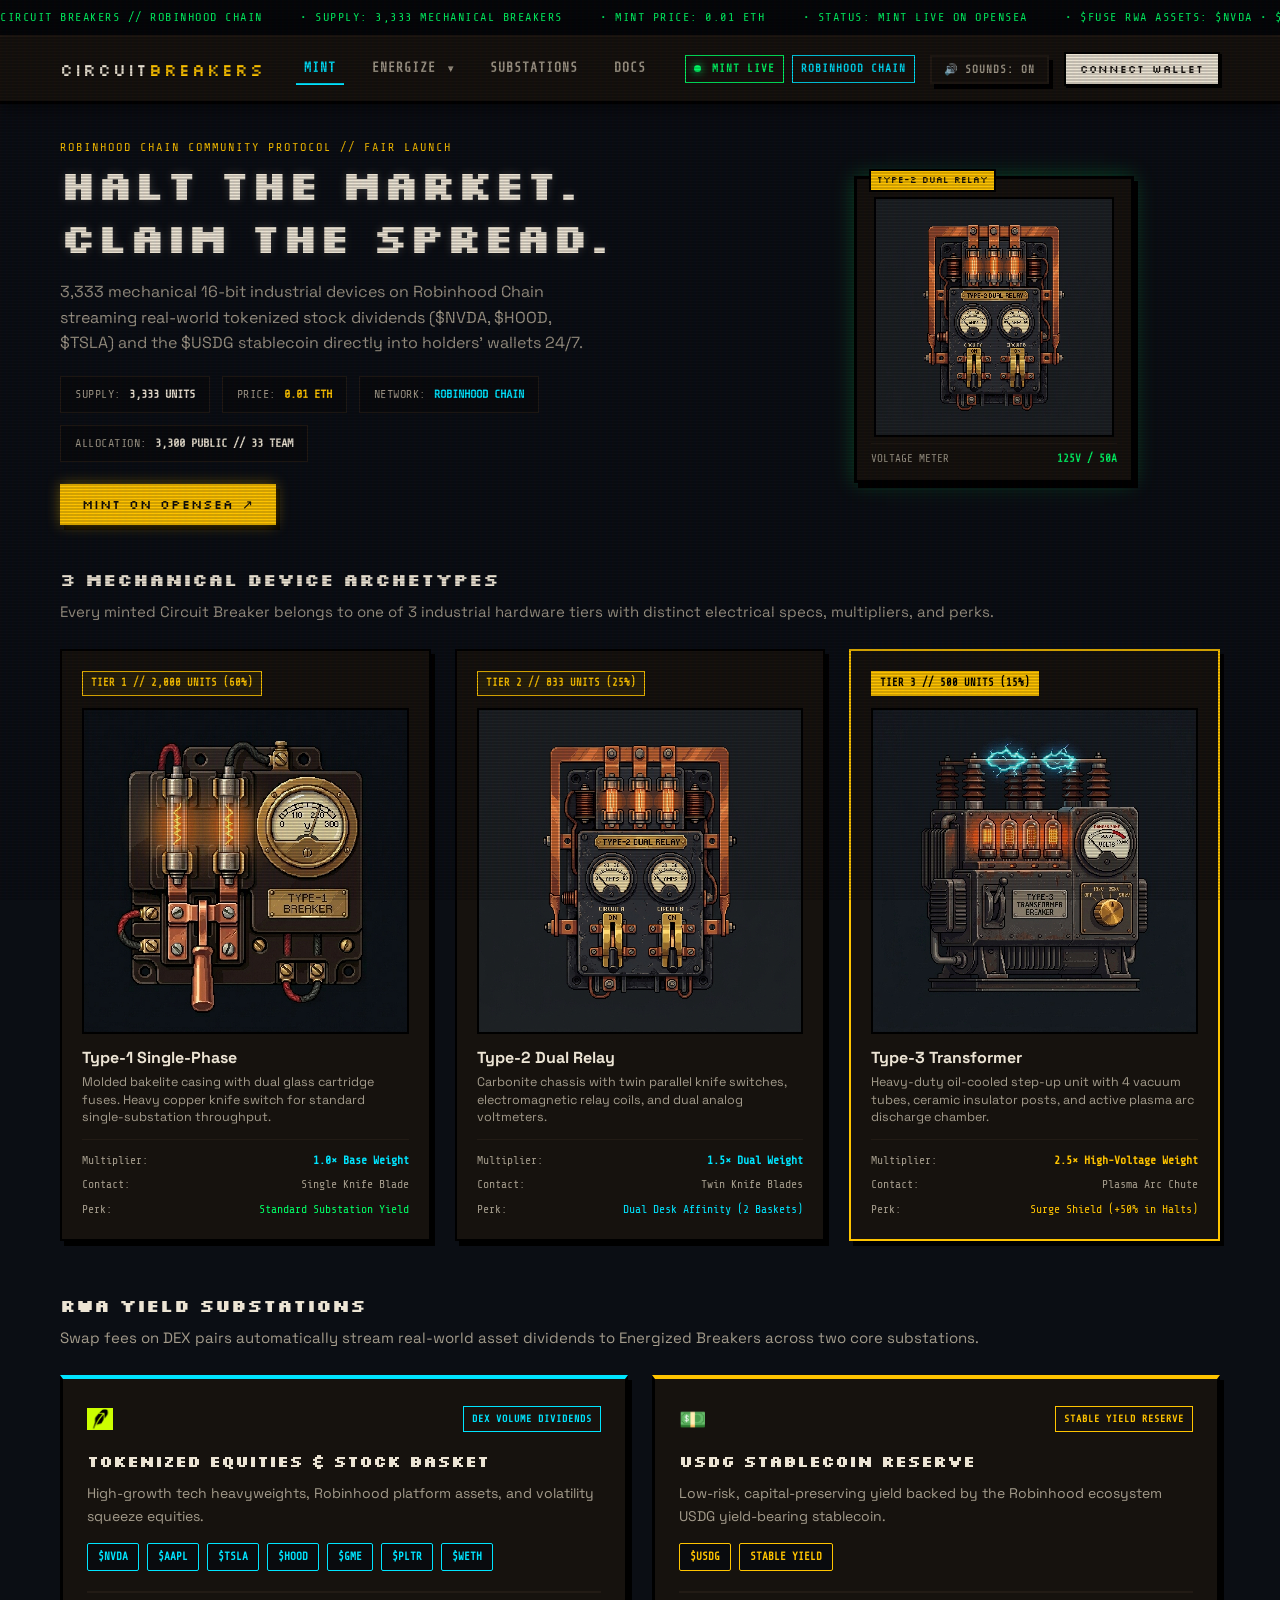
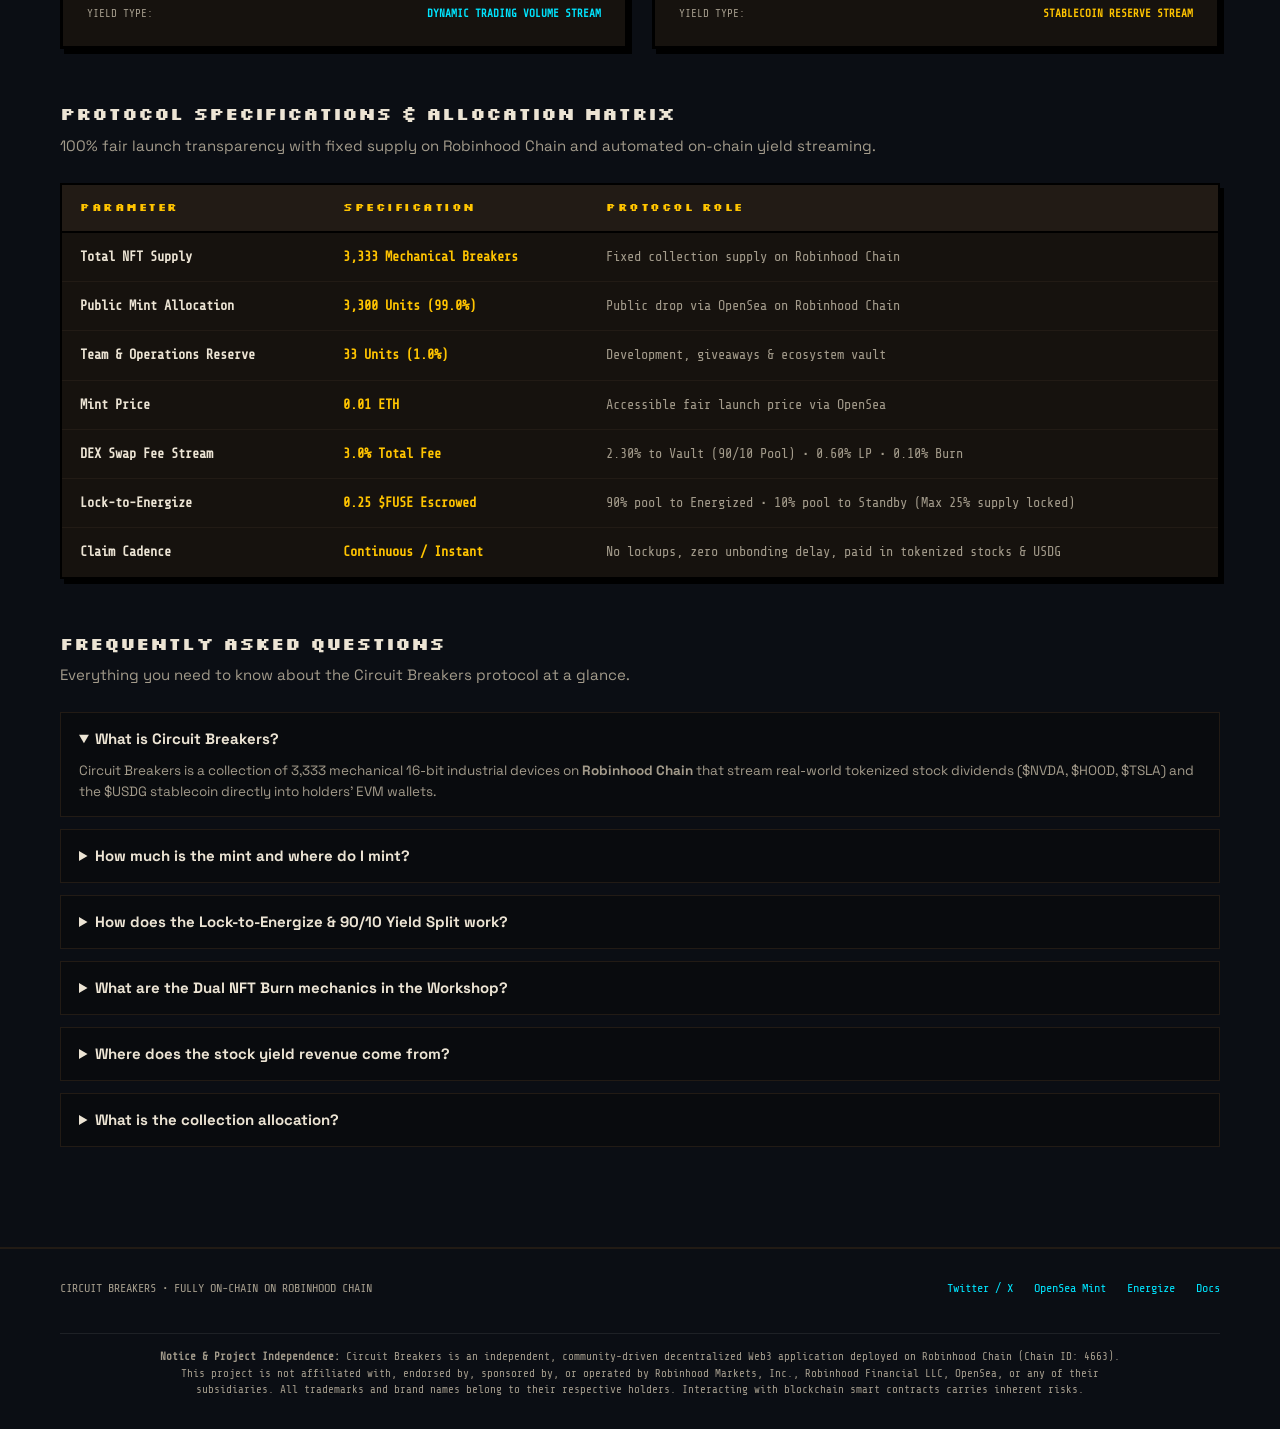
<file: index.html>
<!DOCTYPE html>
<html lang="en">
<head>
  <meta charset="UTF-8">
  <meta name="viewport" content="width=device-width, initial-scale=1.0">
  <title>CIRCUIT BREAKERS | Official Mint &amp; Yield Protocol on Robinhood Chain</title>
  <meta name="description" content="3,333 mechanical 16-bit industrial breaker devices on Robinhood Chain streaming real-world tokenized stock yields ($NVDA, $HOOD, $TSLA, $USDG). Mint on OpenSea for 0.01 ETH.">
  <link rel="preconnect" href="https://fonts.googleapis.com">
  <link rel="preconnect" href="https://fonts.gstatic.com" crossorigin>
  <link href="https://fonts.googleapis.com/css2?family=Share+Tech+Mono&family=Silkscreen:wght@400;700&family=Space+Grotesk:wght@400;600;700&display=swap" rel="stylesheet">
  <link rel="icon" type="image/png" href="assets/favicon.png?v=2.0.2">
  <link rel="shortcut icon" href="favicon.ico?v=2.0.2">
  <link rel="stylesheet" href="style.css?v=2.0.4">
</head>
<body class="crt-overlay">

  <!-- TOP STATUS MARQUEE -->
  <div class="ticker-bar">
    <div class="ticker-content" id="tickerStream">
      <span>CIRCUIT BREAKERS // ROBINHOOD CHAIN</span>
      <span>• SUPPLY: 3,333 MECHANICAL BREAKERS</span>
      <span>• MINT PRICE: 0.01 ETH</span>
      <span>• STATUS: MINT LIVE ON OPENSEA</span>
      <span>• $FUSE RWA ASSETS: $NVDA • $HOOD • $TSLA • $USDG</span>
      <span>• ALLOCATION: 3,300 PUBLIC // 33 TEAM</span>
    </div>
  </div>

  <!-- NAVIGATION HEADER -->
  <header class="topbar">
    <div class="wrap topbar-in">
      <a href="index.html" class="brand">CIRCUIT<span>BREAKERS</span></a>
      
      <nav class="nav-links" id="navLinks">
        <a href="index.html" class="nav-link active">Mint</a>
        <div class="nav-dropdown">
          <a href="energize.html" class="nav-link">Energize <span class="nav-caret">▾</span></a>
          <div class="nav-dropdown-menu">
            <a href="energize.html#yield" class="nav-dropdown-item">
              <span class="dropdown-item-title">YIELD</span>
              <span class="dropdown-item-desc">Hardware &amp; Dividends</span>
            </a>
            <a href="energize.html#workshop" class="nav-dropdown-item">
              <span class="dropdown-item-title">BURN</span>
              <span class="dropdown-item-desc">The Forge &amp; Overclock</span>
            </a>
          </div>
        </div>
        <a href="index.html#substations" class="nav-link">Substations</a>
        <a href="docs.html" class="nav-link">Docs</a>
        <div class="mobile-only-drawer-item">
          <button type="button" class="btn btn-audio" id="mobileAudioToggle" aria-label="Toggle Audio Feedback">
            <span id="mobileAudioIcon">🔊</span> SOUNDS: ON
          </button>
          <span class="badge badge-chain">ROBINHOOD CHAIN</span>
        </div>
      </nav>
      <div class="topbar-right">
        <div class="header-badges">
          <span class="badge badge-live"><i class="dot"></i> MINT LIVE</span>
          <span class="badge badge-chain">ROBINHOOD CHAIN</span>
        </div>
        <button class="btn btn-audio" id="audioToggle" aria-label="Toggle Audio Feedback">
          <span id="audioIcon">🔊</span> SOUNDS: ON
        </button>
        <button class="btn-connect" id="navConnectBtn">CONNECT WALLET</button>
        <button class="mobile-menu-btn" id="mobileMenuBtn" aria-label="Toggle Navigation Menu">
          <span id="hamburgerIcon">☰</span>
        </button>
      </div>
    </div>
  </header>

  <!-- MAIN TERMINAL WRAPPER -->
  <main class="wrap main-content">

    <!-- HERO SECTION -->
    <section class="hero-grid">
      <div class="hero-left">
        <span class="eyebrow">ROBINHOOD CHAIN COMMUNITY PROTOCOL // FAIR LAUNCH</span>
        <h1 class="hero-title">HALT THE MARKET.<br>CLAIM THE SPREAD.</h1>
        <p class="hero-lede">
          3,333 mechanical 16-bit industrial devices on Robinhood Chain streaming real-world tokenized stock dividends ($NVDA, $HOOD, $TSLA) and the $USDG stablecoin directly into holders' wallets 24/7.
        </p>

        <!-- MINT STATS RIBBON -->
        <div class="hero-mint-ribbon">
          <div class="hm-stat-pill">
            <span class="hm-label">SUPPLY:</span>
            <span class="hm-val">3,333 UNITS</span>
          </div>
          <div class="hm-stat-pill">
            <span class="hm-label">PRICE:</span>
            <span class="hm-val val-amber">0.01 ETH</span>
          </div>
          <div class="hm-stat-pill">
            <span class="hm-label">NETWORK:</span>
            <span class="hm-val val-cyan">ROBINHOOD CHAIN</span>
          </div>
          <div class="hm-stat-pill">
            <span class="hm-label">ALLOCATION:</span>
            <span class="hm-val">3,300 PUBLIC // 33 TEAM</span>
          </div>
        </div>

        <!-- HERO CTA (SLEEK, NO LIGHTNING, OFFICIAL OPENSEA LINK) -->
        <div class="hero-cta-group">
          <a href="https://opensea.io/collection/circuit-breakers-rh/overview" target="_blank" rel="noopener noreferrer" class="btn-hero-mint">
            MINT ON OPENSEA &nearr;
          </a>
        </div>
      </div>

      <div class="hero-right">
        <!-- 16-Bit Device Showcase Carousel -->
        <div class="device-card">
          <div class="device-badge">TYPE-2 DUAL RELAY</div>
          <img src="assets/type2.jpg" alt="Circuit Breaker Master Device" id="heroDeviceImg" class="device-art">
          <div class="device-foot">
            <span class="meter-label">VOLTAGE METER</span>
            <span class="meter-val" id="voltageVal">125V / 50A</span>
          </div>
        </div>
      </div>
    </section>

    <!-- THE 3 MECHANICAL DEVICE ARCHETYPES (3-COLUMN CANONICAL GRID) -->
    <section class="archetypes-sec" id="archetypes">
      <div class="sec-head">
        <h2>3 MECHANICAL DEVICE ARCHETYPES</h2>
        <p>Every minted Circuit Breaker belongs to one of 3 industrial hardware tiers with distinct electrical specs, multipliers, and perks.</p>
      </div>

      <div class="archetypes-grid">
        <!-- TYPE 1 -->
        <div class="archetype-card">
          <span class="arch-badge">TIER 1 // 2,000 UNITS (60%)</span>
          <div class="arch-img-wrap">
            <img src="assets/type1.jpg" alt="Type-1 Single-Phase Bakelite Breaker" class="arch-img">
          </div>
          <h3 class="arch-name">Type-1 Single-Phase</h3>
          <p class="arch-desc">Molded bakelite casing with dual glass cartridge fuses. Heavy copper knife switch for standard single-substation throughput.</p>
          <div class="arch-specs">
            <div class="arch-spec-row">
              <span>Multiplier:</span>
              <strong>1.0&times; Base Weight</strong>
            </div>
            <div class="arch-spec-row">
              <span>Contact:</span>
              <span>Single Knife Blade</span>
            </div>
            <div class="arch-spec-row">
              <span>Perk:</span>
              <span style="color: var(--phosphor-green);">Standard Substation Yield</span>
            </div>
          </div>
        </div>

        <!-- TYPE 2 -->
        <div class="archetype-card">
          <span class="arch-badge">TIER 2 // 833 UNITS (25%)</span>
          <div class="arch-img-wrap">
            <img src="assets/type2.jpg" alt="Type-2 Dual-Circuit Relay" class="arch-img">
          </div>
          <h3 class="arch-name">Type-2 Dual Relay</h3>
          <p class="arch-desc">Carbonite chassis with twin parallel knife switches, electromagnetic relay coils, and dual analog voltmeters.</p>
          <div class="arch-specs">
            <div class="arch-spec-row">
              <span>Multiplier:</span>
              <strong>1.5&times; Dual Weight</strong>
            </div>
            <div class="arch-spec-row">
              <span>Contact:</span>
              <span>Twin Knife Blades</span>
            </div>
            <div class="arch-spec-row">
              <span>Perk:</span>
              <span style="color: var(--cyan-electric);">Dual Desk Affinity (2 Baskets)</span>
            </div>
          </div>
        </div>

        <!-- TYPE 3 -->
        <div class="archetype-card" style="border-color: var(--amber-caution);">
          <span class="arch-badge" style="color: var(--paper-cream); background: var(--amber-caution); border-color: var(--amber-caution); color: #000;">TIER 3 // 500 UNITS (15%)</span>
          <div class="arch-img-wrap">
            <img src="assets/type3.jpg" alt="Type-3 Transformer Breaker" class="arch-img">
          </div>
          <h3 class="arch-name">Type-3 Transformer</h3>
          <p class="arch-desc">Heavy-duty oil-cooled step-up unit with 4 vacuum tubes, ceramic insulator posts, and active plasma arc discharge chamber.</p>
          <div class="arch-specs">
            <div class="arch-spec-row">
              <span>Multiplier:</span>
              <strong style="color: var(--amber-caution);">2.5&times; High-Voltage Weight</strong>
            </div>
            <div class="arch-spec-row">
              <span>Contact:</span>
              <span>Plasma Arc Chute</span>
            </div>
            <div class="arch-spec-row">
              <span>Perk:</span>
              <span style="color: var(--amber-caution);">Surge Shield (+50% in Halts)</span>
            </div>
          </div>
        </div>
      </div>
    </section>

    <!-- RWA YIELD SUBSTATIONS -->
    <section class="substations-sec" id="substations">
      <div class="sec-head">
        <h2>RWA YIELD SUBSTATIONS</h2>
        <p>Swap fees on DEX pairs automatically stream real-world asset dividends to Energized Breakers across two core substations.</p>
      </div>
      <div class="substation-grid-2col">
        
        <!-- CARD 1: EQUITIES & STOCKS -->
        <div class="sub-card-featured sub-card-equities">
          <div class="sub-card-top">
            <div class="sub-icon-img"><img src="assets/robinhood_logo.png" alt="Robinhood Feather Logo" class="rh-logo-icon"></div>
            <span class="sub-badge sub-badge-cyan">DEX VOLUME DIVIDENDS</span>
          </div>
          <h3>Tokenized Equities &amp; Stock Basket</h3>
          <p class="sub-desc">High-growth tech heavyweights, Robinhood platform assets, and volatility squeeze equities.</p>
          <div class="asset-pills">
            <span class="pill">$NVDA</span>
            <span class="pill">$AAPL</span>
            <span class="pill">$TSLA</span>
            <span class="pill">$HOOD</span>
            <span class="pill">$GME</span>
            <span class="pill">$PLTR</span>
            <span class="pill">$WETH</span>
          </div>
          <div class="sub-foot">
            <span class="sub-label">YIELD TYPE:</span>
            <span class="sub-val val-cyan">DYNAMIC TRADING VOLUME STREAM</span>
          </div>
        </div>

        <!-- CARD 2: USDG STABLECOIN RESERVE -->
        <div class="sub-card-featured sub-card-treasury">
          <div class="sub-card-top">
            <div class="sub-icon-emoji">💵</div>
            <span class="sub-badge sub-badge-amber">STABLE YIELD RESERVE</span>
          </div>
          <h3>USDG Stablecoin Reserve</h3>
          <p class="sub-desc">Low-risk, capital-preserving yield backed by the Robinhood ecosystem USDG yield-bearing stablecoin.</p>
          <div class="asset-pills">
            <span class="pill pill-gold">$USDG</span>
            <span class="pill pill-gold">STABLE YIELD</span>
          </div>
          <div class="sub-foot">
            <span class="sub-label">YIELD TYPE:</span>
            <span class="sub-val val-amber">STABLECOIN RESERVE STREAM</span>
          </div>
        </div>

      </div>
    </section>

    <!-- PROTOCOL TOKENOMICS & ALLOCATION MATRIX -->
    <section class="tokenomics-sec" id="tokenomics">
      <div class="sec-head">
        <h2>PROTOCOL SPECIFICATIONS &amp; ALLOCATION MATRIX</h2>
        <p>100% fair launch transparency with fixed supply on Robinhood Chain and automated on-chain yield streaming.</p>
      </div>

      <div class="tokenomics-table-wrap">
        <table class="tokenomics-table">
          <thead>
            <tr>
              <th>PARAMETER</th>
              <th>SPECIFICATION</th>
              <th>PROTOCOL ROLE</th>
            </tr>
          </thead>
          <tbody>
            <tr>
              <td><strong>Total NFT Supply</strong></td>
              <td><span class="val-amber">3,333 Mechanical Breakers</span></td>
              <td>Fixed collection supply on Robinhood Chain</td>
            </tr>
            <tr>
              <td><strong>Public Mint Allocation</strong></td>
              <td><span class="val-amber">3,300 Units (99.0%)</span></td>
              <td>Public drop via OpenSea on Robinhood Chain</td>
            </tr>
            <tr>
              <td><strong>Team &amp; Operations Reserve</strong></td>
              <td><span class="val-amber">33 Units (1.0%)</span></td>
              <td>Development, giveaways &amp; ecosystem vault</td>
            </tr>
            <tr>
              <td><strong>Mint Price</strong></td>
              <td><span class="val-amber">0.01 ETH</span></td>
              <td>Accessible fair launch price via OpenSea</td>
            </tr>
            <tr>
              <td><strong>DEX Swap Fee Stream</strong></td>
              <td><span class="val-amber">3.0% Total Fee</span></td>
              <td>2.30% to Vault (90/10 Pool) • 0.60% LP • 0.10% Burn</td>
            </tr>
            <tr>
              <td><strong>Lock-to-Energize</strong></td>
              <td><span class="val-amber">0.25 $FUSE Escrowed</span></td>
              <td>90% pool to Energized • 10% pool to Standby (Max 25% supply locked)</td>
            </tr>
            <tr>
              <td><strong>Claim Cadence</strong></td>
              <td><span class="val-amber">Continuous / Instant</span></td>
              <td>No lockups, zero unbonding delay, paid in tokenized stocks &amp; USDG</td>
            </tr>
          </tbody>
        </table>
      </div>
    </section>

    <!-- LANDING PAGE QUICK FAQ -->
    <section class="docs-sec" id="faq" style="margin-top: 50px;">
      <div class="sec-head">
        <h2>FREQUENTLY ASKED QUESTIONS</h2>
        <p>Everything you need to know about the Circuit Breakers protocol at a glance.</p>
      </div>

      <div class="faq-list">
        <details class="faq-item" open>
          <summary>What is Circuit Breakers?</summary>
          <p>Circuit Breakers is a collection of 3,333 mechanical 16-bit industrial devices on <strong>Robinhood Chain</strong> that stream real-world tokenized stock dividends ($NVDA, $HOOD, $TSLA) and the $USDG stablecoin directly into holders' EVM wallets.</p>
        </details>

        <details class="faq-item">
          <summary>How much is the mint and where do I mint?</summary>
          <p>The mint price is <strong>0.01 ETH</strong> per breaker on <a href="https://opensea.io/collection/circuit-breakers-rh/overview" target="_blank" class="tldr-link">OpenSea</a>. The total supply is hard-capped at <strong>3,333</strong> devices (3,300 Public / 33 Team).</p>
        </details>

        <details class="faq-item">
          <summary>How does the Lock-to-Energize &amp; 90/10 Yield Split work?</summary>
          <p>All Breakers start in a <em>Standby</em> state earning continuous dividends from the <strong>10% Standby Pool</strong>. To access the <strong>90% High-Voltage Yield Grid</strong>, connect to the <a href="energize.html" class="tldr-link">Yield Desk</a> and lock 0.25 $FUSE token in Vault escrow. Even if all 3,333 devices are energized, a maximum of 25% of the total $FUSE supply is ever locked (preserving 75%+ float for DEX liquidity). Your tokens are not burned and can be unlocked at any time.</p>
        </details>

        <details class="faq-item">
          <summary>What are the Dual NFT Burn mechanics in the Workshop?</summary>
          <p>Holders can permanently burn secondary Breakers in the Substation Workshop: <strong>The Forge</strong> allows melting 3 Type-1 devices to forge 1 rare Type-2 device (1.5&times; multiplier). The <strong>Overclock Lab</strong> allows sacrificing auxiliary devices to permanently supercharge a Master Breaker's yield multiplier (+0.25&times; per Type-1, +0.50&times; per Type-2).</p>
        </details>

        <details class="faq-item">
          <summary>Where does the stock yield revenue come from?</summary>
          <p>A 2.30% volume fee from every $FUSE swap across Robinhood Chain DEX pairs plus protocol treasury RWA earnings are converted to tokenized stocks ($NVDA, $HOOD) and USDG, streaming directly to holders.</p>
        </details>

        <details class="faq-item">
          <summary>What is the collection allocation?</summary>
          <p>The collection consists of 3,300 devices for the public mint and 33 devices reserved for the core team &amp; community giveaways.</p>
        </details>
      </div>
    </section>

  </main>

  <!-- WALLET SELECTION MODAL -->
  <div class="wallet-modal-overlay" id="walletModalOverlay">
    <div class="wallet-modal-card">
      <div class="wallet-modal-header">
        <div class="wm-title-group">
          <h3>CONNECT WALLET</h3>
          <p>Select your EVM wallet provider</p>
        </div>
        <button type="button" class="wm-close-btn" id="closeWalletModal" aria-label="Close Wallet Modal">&times;</button>
      </div>
      
      <div class="wallet-options-list">
        <!-- OKX Wallet -->
        <button type="button" class="wallet-opt-btn" data-wallet="okx">
          <div class="w-opt-left">
            <span class="w-icon">
              <svg width="24" height="24" viewBox="0 0 24 24" fill="none"><rect width="24" height="24" rx="6" fill="#000"/><path d="M6 6h4v4H6V6zm8 0h4v4h-4V6zm-4 4h4v4h-4v-4zm-4 4h4v4H6v-4zm8 0h4v4h-4v-4z" fill="#FFF"/></svg>
            </span>
            <span class="w-name">OKX Wallet</span>
          </div>
          <span class="w-badge" id="badgeOkx">Installed</span>
        </button>

        <!-- MetaMask -->
        <button type="button" class="wallet-opt-btn" data-wallet="metamask">
          <div class="w-opt-left">
            <span class="w-icon">
              <svg width="24" height="24" viewBox="0 0 32 32" fill="none"><path d="M28.4 4.5l-10.8 8 2 4.7 8.8-12.7z" fill="#E2761B"/><path d="M3.6 4.5l10.7 8.1-2 4.6L3.6 4.5z" fill="#E4761B"/><path d="M24.7 21.9l-2.4 3.7.6.9 3.4-.3 1.1-4.2-2.7-.1z" fill="#E4761B"/><path d="M4.6 22l1.1 4.2 3.4.3.6-.9-2.4-3.7-2.7.1z" fill="#E4751F"/><path d="M10.1 14.2l-1.9 2.8 3.5.2-.2-3.8-1.4.8z" fill="#D7C1B3"/><path d="M21.9 14.2l-1.5-.8-.1 3.8 3.5-.2-1.9-2.8z" fill="#D7C1B3"/><path d="M9.7 26.5l3.2-1.6-2.7-2.1-.5 3.7z" fill="#233447"/><path d="M19.1 24.9l3.2 1.6-.5-3.7-2.7 2.1z" fill="#233447"/><path d="M12.9 24.9l3.1.9 3.1-.9-2.7-2.2h-1l-2.5 2.2z" fill="#CD6116"/><path d="M22.3 17.2l-3.5.2.4 2.4 2.7-2.1.4-.5z" fill="#E4751F"/><path d="M9.7 17.2l.4.5 2.7 2.1.4-2.4-3.5-.2z" fill="#E4751F"/><path d="M16 17.6l-3.2-.2-.4 2.4 2.5-2.2h2.2l2.5 2.2-.4-2.4-3.2.2z" fill="#F6851B"/></svg>
            </span>
            <span class="w-name">MetaMask</span>
          </div>
          <span class="w-badge" id="badgeMm">Installed</span>
        </button>

        <!-- WalletConnect -->
        <button type="button" class="wallet-opt-btn" data-wallet="walletconnect">
          <div class="w-opt-left">
            <span class="w-icon">
              <svg width="24" height="24" viewBox="0 0 24 24" fill="none"><rect width="24" height="24" rx="6" fill="#3B99FC"/><path d="M7.2 9.5a6.8 6.8 0 019.6 0l.3.3a.5.5 0 010 .7l-1.1 1.1a.3.3 0 01-.4 0l-.5-.5a4.7 4.7 0 00-6.4 0l-.5.5a.3.3 0 01-.4 0l-1.1-1.1a.5.5 0 010-.7l.5-.3zm12.3 2.7l1 1a.5.5 0 010 .7l-4.5 4.5a.5.5 0 01-.7 0l-3.3-3.3a.2.2 0 00-.3 0l-3.3 3.3a.5.5 0 01-.7 0L3.2 13.9a.5.5 0 010-.7l1-1a.5.5 0 01.7 0l3.3 3.3a.2.2 0 00.3 0l3.3-3.3a.5.5 0 01.7 0l3.3 3.3a.2.2 0 00.3 0l3.3-3.3a.5.5 0 01.8 0z" fill="#FFF"/></svg>
            </span>
            <span class="w-name">WalletConnect</span>
          </div>
        </button>

        <!-- Phantom -->
        <button type="button" class="wallet-opt-btn" data-wallet="phantom">
          <div class="w-opt-left">
            <span class="w-icon">
              <svg width="24" height="24" viewBox="0 0 24 24" fill="none"><rect width="24" height="24" rx="6" fill="#AB9FF2"/><path d="M18.8 13.4c-.4 2.8-2.6 4.9-5.4 4.9H7.6a1 1 0 01-1-1.2c.6-3 3-5.2 6-5.2h5.2a1 1 0 011 1.5zm-8.6-1.6a1.2 1.2 0 100-2.4 1.2 1.2 0 000 2.4z" fill="#FFF"/></svg>
            </span>
            <span class="w-name">Phantom</span>
          </div>
          <span class="w-ext-icon">&nearr;</span>
        </button>

        <!-- More Wallet Options Toggle -->
        <button type="button" class="wallet-more-toggle" id="moreWalletsToggle">
          <span>More Wallet Options</span>
          <span id="moreWalletsArrow">&darr;</span>
        </button>

        <!-- More Wallets Expandable List -->
        <div class="wallet-more-list" id="moreWalletsList" style="display: none;">
          <!-- Coinbase Wallet -->
          <button type="button" class="wallet-opt-btn" data-wallet="coinbase">
            <div class="w-opt-left">
              <span class="w-icon">
                <svg width="24" height="24" viewBox="0 0 24 24" fill="none"><rect width="24" height="24" rx="6" fill="#0052FF"/><rect x="7" y="7" width="10" height="10" rx="3" fill="#FFF"/><rect x="9.5" y="9.5" width="5" height="5" rx="1.5" fill="#0052FF"/></svg>
              </span>
              <span class="w-name">Coinbase Wallet</span>
            </div>
          </button>

          <!-- Rabby Wallet -->
          <button type="button" class="wallet-opt-btn" data-wallet="rabby">
            <div class="w-opt-left">
              <span class="w-icon">
                <svg width="24" height="24" viewBox="0 0 24 24" fill="none"><rect width="24" height="24" rx="6" fill="#8697FF"/><path d="M12 7c-2.8 0-5 2.2-5 5v3a1 1 0 001 1h8a1 1 0 001-1v-3c0-2.8-2.2-5-5-5zm-2 5a1 1 0 110-2 1 1 0 010 2zm4 0a1 1 0 110-2 1 1 0 010 2z" fill="#FFF"/></svg>
              </span>
              <span class="w-name">Rabby Wallet</span>
            </div>
          </button>

          <!-- Injected / Default -->
          <button type="button" class="wallet-opt-btn" data-wallet="injected">
            <div class="w-opt-left">
              <span class="w-icon">
                <svg width="24" height="24" viewBox="0 0 24 24" fill="none"><rect width="24" height="24" rx="6" fill="#221B15"/><path d="M7 12l3 3 7-7" stroke="#00FF66" stroke-width="2" stroke-linecap="round" stroke-linejoin="round"/></svg>
              </span>
              <span class="w-name">Browser Injected</span>
            </div>
          </button>
        </div>

      </div>

    </div>
  </div>

  <!-- ACCOUNT & DISCONNECT MODAL -->
  <div class="account-modal-overlay" id="accountModalOverlay">
    <div class="account-modal-card">
      <div class="account-modal-header">
        <div class="wm-title-group">
          <h3>CONNECTED WALLET</h3>
          <p>Active Session</p>
        </div>
        <button type="button" class="wm-close-btn" id="closeAccountModal" aria-label="Close Modal">&times;</button>
      </div>
      
      <div class="account-modal-body">
        <div class="account-address-box">
          <span class="acc-addr-text" id="modalAccountAddress">0x000...0000</span>
          <button type="button" class="btn-copy-addr" id="copyAddressBtn" title="Copy Address">📋 Copy</button>
        </div>
        
        <div class="account-actions">
          <button type="button" class="btn-disconnect-wallet" id="disconnectWalletBtn">
            🔌 DISCONNECT WALLET
          </button>
        </div>
      </div>
    </div>
  </div>

  <!-- FOOTER -->
  <footer class="foot">
    <div class="wrap foot-in">
      <span>CIRCUIT BREAKERS • FULLY ON-CHAIN ON ROBINHOOD CHAIN</span>
      <div class="foot-links">
        <a href="https://x.com/CircuitB_RH" target="_blank" rel="noopener noreferrer">Twitter / X</a>
        <a href="https://opensea.io/collection/circuit-breakers-rh/overview" target="_blank" rel="noopener noreferrer">OpenSea Mint</a>
        <a href="energize.html">Energize</a>
        <a href="docs.html">Docs</a>
      </div>
      <div class="foot-disclaimer">
        <p><strong>Notice &amp; Project Independence:</strong> Circuit Breakers is an independent, community-driven decentralized Web3 application deployed on Robinhood Chain (Chain ID: 4663). This project is not affiliated with, endorsed by, sponsored by, or operated by Robinhood Markets, Inc., Robinhood Financial LLC, OpenSea, or any of their subsidiaries. All trademarks and brand names belong to their respective holders. Interacting with blockchain smart contracts carries inherent risks.</p>
      </div>
    </div>
  </footer>

  <script src="app.js?v=2.0.4"></script>
</body>
</html>
</file>
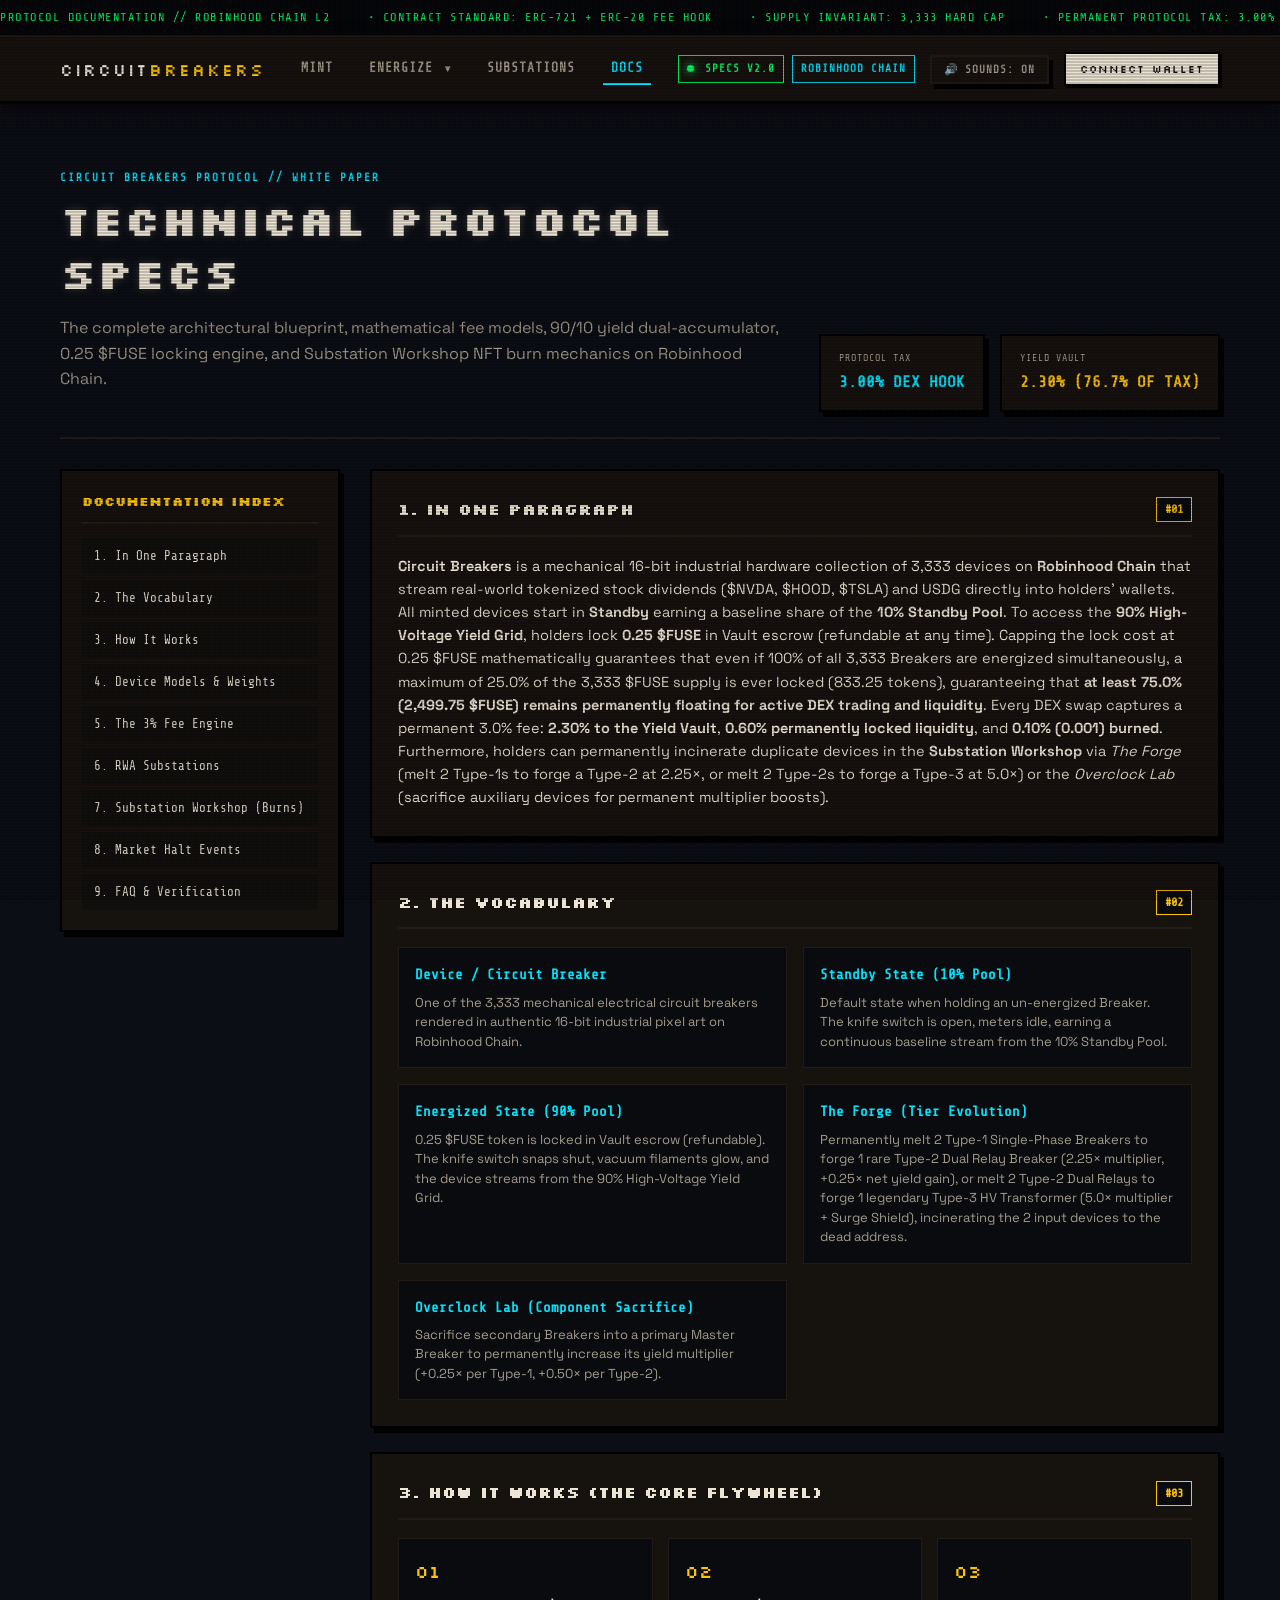
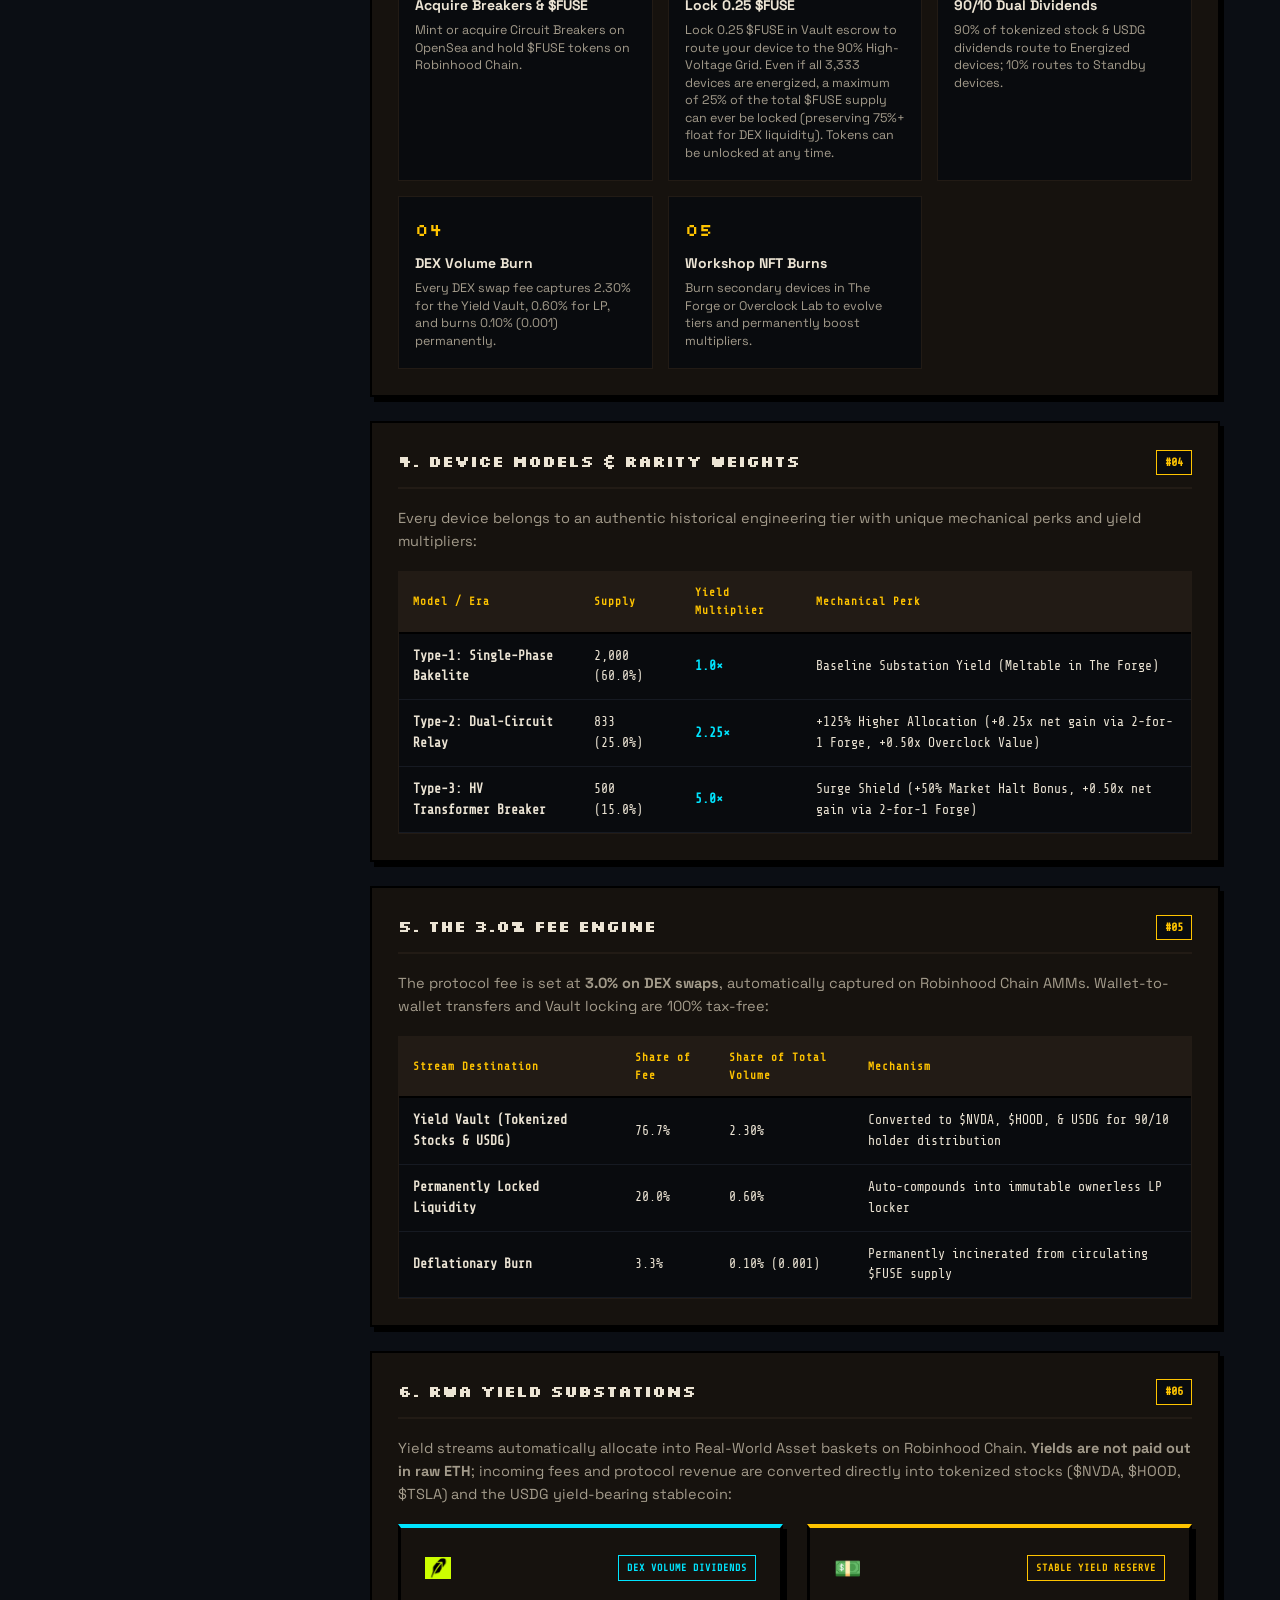
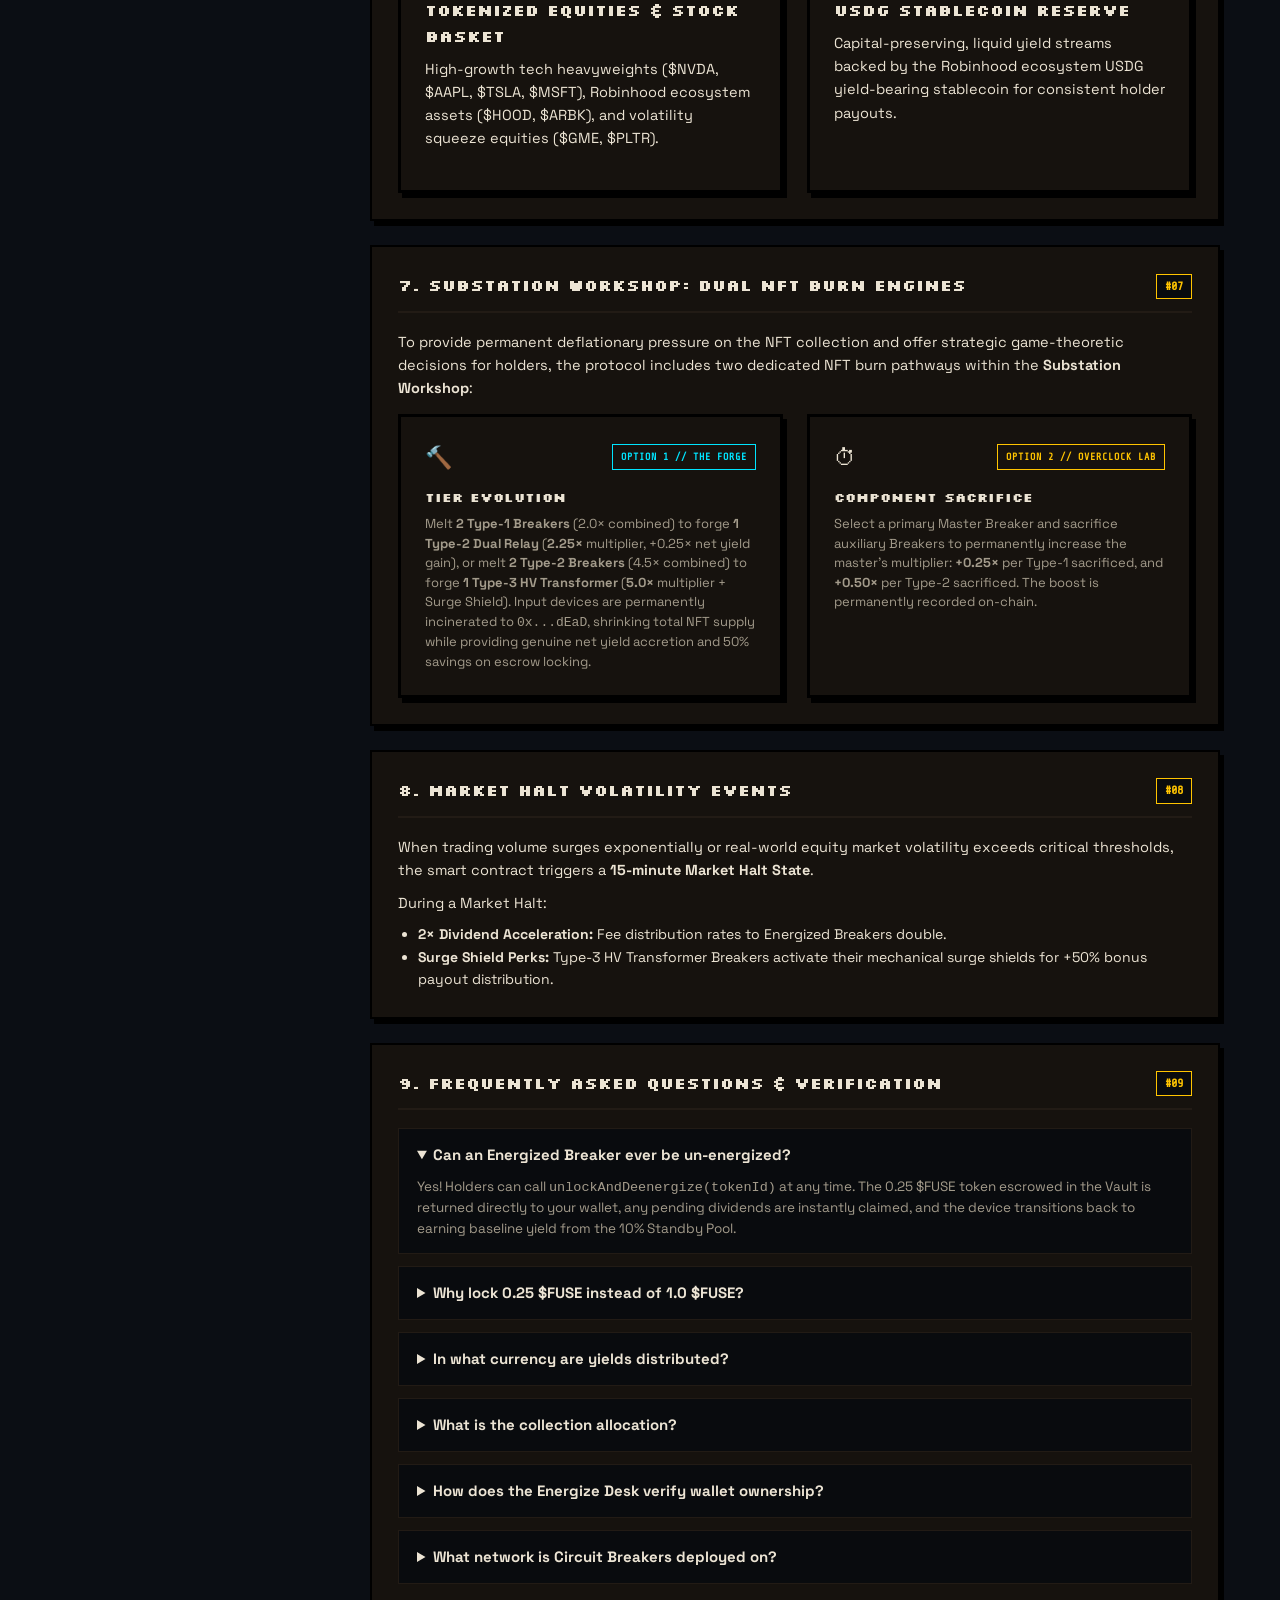
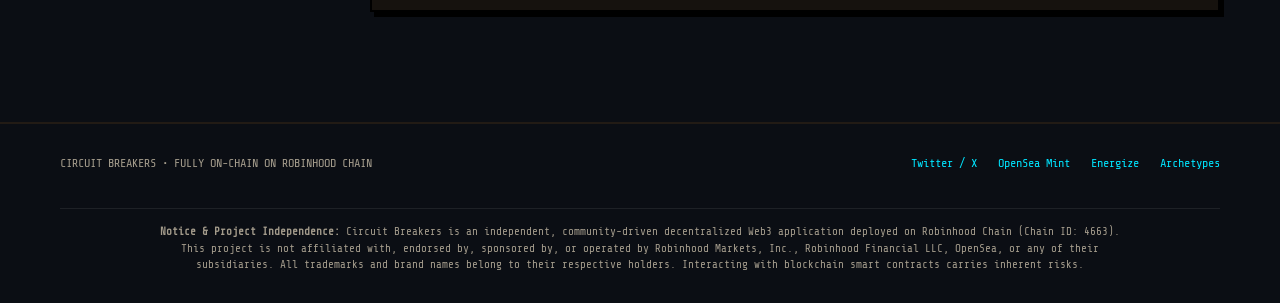
<file: docs.html>
<!DOCTYPE html>
<html lang="en">
<head>
  <meta charset="UTF-8">
  <meta name="viewport" content="width=device-width, initial-scale=1.0">
  <title>CIRCUIT BREAKERS | Technical Documentation &amp; Protocol Specs</title>
  <meta name="description" content="Complete protocol specifications, state machine architecture, fee distribution engine, and RWA yield mechanics for Circuit Breakers.">
  <link rel="preconnect" href="https://fonts.googleapis.com">
  <link rel="preconnect" href="https://fonts.gstatic.com" crossorigin>
  <link href="https://fonts.googleapis.com/css2?family=Share+Tech+Mono&family=Silkscreen:wght@400;700&family=Space+Grotesk:wght@400;600;700&display=swap" rel="stylesheet">
  <link rel="icon" type="image/png" href="assets/favicon.png?v=2.0.2">
  <link rel="shortcut icon" href="favicon.ico?v=2.0.2">
  <link rel="stylesheet" href="style.css?v=2.0.4">
</head>
<body class="crt-overlay">

  <!-- TOP STATUS MARQUEE -->
  <div class="ticker-bar">
    <div class="ticker-content">
      <span>PROTOCOL DOCUMENTATION // ROBINHOOD CHAIN L2</span>
      <span>• CONTRACT STANDARD: ERC-721 + ERC-20 FEE HOOK</span>
      <span>• SUPPLY INVARIANT: 3,333 HARD CAP</span>
      <span>• PERMANENT PROTOCOL TAX: 3.00% (2.30% VAULT • 0.60% LP • 0.10% BURN)</span>
      <span>• ALLOCATION: 3,300 PUBLIC (99%) • 33 TEAM (1%)</span>
    </div>
  </div>

  <!-- NAVIGATION HEADER -->
  <header class="topbar">
    <div class="wrap topbar-in">
      <a href="index.html" class="brand">CIRCUIT<span>BREAKERS</span></a>
      
      <nav class="nav-links" id="navLinks">
        <a href="index.html" class="nav-link">Mint</a>
        <div class="nav-dropdown">
          <a href="energize.html" class="nav-link">Energize <span class="nav-caret">▾</span></a>
          <div class="nav-dropdown-menu">
            <a href="energize.html#yield" class="nav-dropdown-item">
              <span class="dropdown-item-title">YIELD</span>
              <span class="dropdown-item-desc">Hardware &amp; Dividends</span>
            </a>
            <a href="energize.html#workshop" class="nav-dropdown-item">
              <span class="dropdown-item-title">BURN</span>
              <span class="dropdown-item-desc">The Forge &amp; Overclock</span>
            </a>
          </div>
        </div>
        <a href="index.html#substations" class="nav-link">Substations</a>
        <a href="docs.html" class="nav-link active">Docs</a>
        <div class="mobile-only-drawer-item">
          <button type="button" class="btn btn-audio" id="mobileAudioToggle" aria-label="Toggle Audio Feedback">
            <span id="mobileAudioIcon">🔊</span> SOUNDS: ON
          </button>
          <span class="badge badge-chain">ROBINHOOD CHAIN</span>
        </div>
      </nav>
      <div class="topbar-right">
        <div class="header-badges">
          <span class="badge badge-live"><i class="dot"></i> SPECS V2.0</span>
          <span class="badge badge-chain">ROBINHOOD CHAIN</span>
        </div>
        <button class="btn btn-audio" id="audioToggle" aria-label="Toggle Audio Feedback">
          <span id="audioIcon">🔊</span> SOUNDS: ON
        </button>
        <button class="btn-connect" id="navConnectBtn">CONNECT WALLET</button>
        <button class="mobile-menu-btn" id="mobileMenuBtn" aria-label="Toggle Navigation Menu">
          <span id="hamburgerIcon">☰</span>
        </button>
      </div>
    </div>
  </header>

  <!-- MAIN DOCUMENTATION CONTAINER -->
  <main class="wrap main-content">

    <!-- DOCS HERO HEADER -->
    <section class="dapp-hero" style="margin-bottom: 30px;">
      <div class="dapp-hero-left">
        <span class="eyebrow" style="color: var(--cyan-electric); font-family: var(--font-mono); font-size: 11px; letter-spacing: 2px; font-weight: 700;">CIRCUIT BREAKERS PROTOCOL // WHITE PAPER</span>
        <h1 class="hero-title" style="margin-top: 6px;">TECHNICAL PROTOCOL SPECS</h1>
        <p class="hero-lede" style="max-width: 720px;">
          The complete architectural blueprint, mathematical fee models, 90/10 yield dual-accumulator, 0.25 $FUSE locking engine, and Substation Workshop NFT burn mechanics on Robinhood Chain.
        </p>
      </div>
      <div class="dapp-hero-stats">
        <div class="dapp-stat-box">
          <span class="d-stat-label">PROTOCOL TAX</span>
          <span class="d-stat-val val-cyan">3.00% DEX HOOK</span>
        </div>
        <div class="dapp-stat-box">
          <span class="d-stat-label">YIELD VAULT</span>
          <span class="d-stat-val val-amber">2.30% (76.7% OF TAX)</span>
        </div>
      </div>
    </section>

    <!-- TWO-COLUMN DOCS LAYOUT -->
    <div class="docs-layout">

      <!-- LEFT STICKY SIDEBAR TABLE OF CONTENTS -->
      <aside class="docs-sidebar">
        <div class="sidebar-card">
          <h3 class="sidebar-title">DOCUMENTATION INDEX</h3>
          <nav class="sidebar-nav">
            <a href="#doc-overview" class="side-link">1. In One Paragraph</a>
            <a href="#doc-vocab" class="side-link">2. The Vocabulary</a>
            <a href="#doc-how" class="side-link">3. How It Works</a>
            <a href="#doc-tiers" class="side-link">4. Device Models &amp; Weights</a>
            <a href="#doc-fees" class="side-link">5. The 3% Fee Engine</a>
            <a href="#doc-substations" class="side-link">6. RWA Substations</a>
            <a href="#doc-workshop" class="side-link">7. Substation Workshop (Burns)</a>
            <a href="#doc-halts" class="side-link">8. Market Halt Events</a>
            <a href="#doc-faq" class="side-link">9. FAQ &amp; Verification</a>
          </nav>
        </div>
      </aside>

      <!-- RIGHT MAIN CONTENT ARTICLES -->
      <div class="docs-content-pane">

        <!-- 1. In One Paragraph -->
        <article class="doc-panel" id="doc-overview">
          <div class="doc-panel-head">
            <h3>1. In One Paragraph</h3>
            <span class="panel-num">#01</span>
          </div>
          <p>
            <strong>Circuit Breakers</strong> is a mechanical 16-bit industrial hardware collection of 3,333 devices on <strong>Robinhood Chain</strong> that stream real-world tokenized stock dividends ($NVDA, $HOOD, $TSLA) and USDG directly into holders' wallets. All minted devices start in <strong>Standby</strong> earning a baseline share of the <strong>10% Standby Pool</strong>. To access the <strong>90% High-Voltage Yield Grid</strong>, holders lock <strong>0.25 $FUSE</strong> in Vault escrow (refundable at any time). Capping the lock cost at 0.25 $FUSE mathematically guarantees that even if 100% of all 3,333 Breakers are energized simultaneously, a maximum of 25.0% of the 3,333 $FUSE supply is ever locked (833.25 tokens), guaranteeing that <strong>at least 75.0% (2,499.75 $FUSE) remains permanently floating for active DEX trading and liquidity</strong>. Every DEX swap captures a permanent 3.0% fee: <strong>2.30% to the Yield Vault</strong>, <strong>0.60% permanently locked liquidity</strong>, and <strong>0.10% (0.001) burned</strong>. Furthermore, holders can permanently incinerate duplicate devices in the <strong>Substation Workshop</strong> via <em>The Forge</em> (melt 2 Type-1s to forge a Type-2 at 2.25&times;, or melt 2 Type-2s to forge a Type-3 at 5.0&times;) or the <em>Overclock Lab</em> (sacrifice auxiliary devices for permanent multiplier boosts).
          </p>
        </article>

        <!-- 2. The Vocabulary -->
        <article class="doc-panel" id="doc-vocab">
          <div class="doc-panel-head">
            <h3>2. The Vocabulary</h3>
            <span class="panel-num">#02</span>
          </div>
          <dl class="doc-glossary">
            <div class="glossary-item">
              <dt>Device / Circuit Breaker</dt>
              <dd>One of the 3,333 mechanical electrical circuit breakers rendered in authentic 16-bit industrial pixel art on Robinhood Chain.</dd>
            </div>
            <div class="glossary-item">
              <dt>Standby State (10% Pool)</dt>
              <dd>Default state when holding an un-energized Breaker. The knife switch is open, meters idle, earning a continuous baseline stream from the 10% Standby Pool.</dd>
            </div>
            <div class="glossary-item">
              <dt>Energized State (90% Pool)</dt>
              <dd>0.25 $FUSE token is locked in Vault escrow (refundable). The knife switch snaps shut, vacuum filaments glow, and the device streams from the 90% High-Voltage Yield Grid.</dd>
            </div>
            <div class="glossary-item">
              <dt>The Forge (Tier Evolution)</dt>
              <dd>Permanently melt 2 Type-1 Single-Phase Breakers to forge 1 rare Type-2 Dual Relay Breaker (2.25&times; multiplier, +0.25&times; net yield gain), or melt 2 Type-2 Dual Relays to forge 1 legendary Type-3 HV Transformer (5.0&times; multiplier + Surge Shield), incinerating the 2 input devices to the dead address.</dd>
            </div>
            <div class="glossary-item">
              <dt>Overclock Lab (Component Sacrifice)</dt>
              <dd>Sacrifice secondary Breakers into a primary Master Breaker to permanently increase its yield multiplier (+0.25&times; per Type-1, +0.50&times; per Type-2).</dd>
            </div>
          </dl>
        </article>

        <!-- 3. How It Works -->
        <article class="doc-panel" id="doc-how">
          <div class="doc-panel-head">
            <h3>3. How It Works (The Core Flywheel)</h3>
            <span class="panel-num">#03</span>
          </div>
          <div class="doc-steps-grid">
            <div class="step-box">
              <span class="step-num">01</span>
              <h4>Acquire Breakers &amp; $FUSE</h4>
              <p>Mint or acquire Circuit Breakers on OpenSea and hold $FUSE tokens on Robinhood Chain.</p>
            </div>
            <div class="step-box">
              <span class="step-num">02</span>
              <h4>Lock 0.25 $FUSE</h4>
              <p>Lock 0.25 $FUSE in Vault escrow to route your device to the 90% High-Voltage Grid. Even if all 3,333 devices are energized, a maximum of 25% of the total $FUSE supply can ever be locked (preserving 75%+ float for DEX liquidity). Tokens can be unlocked at any time.</p>
            </div>
            <div class="step-box">
              <span class="step-num">03</span>
              <h4>90/10 Dual Dividends</h4>
              <p>90% of tokenized stock &amp; USDG dividends route to Energized devices; 10% routes to Standby devices.</p>
            </div>
            <div class="step-box">
              <span class="step-num">04</span>
              <h4>DEX Volume Burn</h4>
              <p>Every DEX swap fee captures 2.30% for the Yield Vault, 0.60% for LP, and burns 0.10% (0.001) permanently.</p>
            </div>
            <div class="step-box">
              <span class="step-num">05</span>
              <h4>Workshop NFT Burns</h4>
              <p>Burn secondary devices in The Forge or Overclock Lab to evolve tiers and permanently boost multipliers.</p>
            </div>
          </div>
        </article>

        <!-- 4. Device Models & Weights -->
        <article class="doc-panel" id="doc-tiers">
          <div class="doc-panel-head">
            <h3>4. Device Models &amp; Rarity Weights</h3>
            <span class="panel-num">#04</span>
          </div>
          <p class="panel-desc">Every device belongs to an authentic historical engineering tier with unique mechanical perks and yield multipliers:</p>
          <div class="doc-table-wrap">
            <table class="doc-table">
              <thead>
                <tr>
                  <th>Model / Era</th>
                  <th>Supply</th>
                  <th>Yield Multiplier</th>
                  <th>Mechanical Perk</th>
                </tr>
              </thead>
              <tbody>
                <tr>
                  <td><strong>Type-1: Single-Phase Bakelite</strong></td>
                  <td>2,000 (60.0%)</td>
                  <td><span class="tag-weight">1.0&times;</span></td>
                  <td>Baseline Substation Yield (Meltable in The Forge)</td>
                </tr>
                <tr>
                  <td><strong>Type-2: Dual-Circuit Relay</strong></td>
                  <td>833 (25.0%)</td>
                  <td><span class="tag-weight">2.25&times;</span></td>
                  <td>+125% Higher Allocation (+0.25x net gain via 2-for-1 Forge, +0.50x Overclock Value)</td>
                </tr>
                <tr>
                  <td><strong>Type-3: HV Transformer Breaker</strong></td>
                  <td>500 (15.0%)</td>
                  <td><span class="tag-weight">5.0&times;</span></td>
                  <td>Surge Shield (+50% Market Halt Bonus, +0.50x net gain via 2-for-1 Forge)</td>
                </tr>
              </tbody>
            </table>
          </div>
        </article>

        <!-- 5. The 3% Fee Engine -->
        <article class="doc-panel" id="doc-fees">
          <div class="doc-panel-head">
            <h3>5. The 3.0% Fee Engine</h3>
            <span class="panel-num">#05</span>
          </div>
          <p class="panel-desc">The protocol fee is set at <strong>3.0% on DEX swaps</strong>, automatically captured on Robinhood Chain AMMs. Wallet-to-wallet transfers and Vault locking are 100% tax-free:</p>
          <div class="doc-table-wrap">
            <table class="doc-table">
              <thead>
                <tr>
                  <th>Stream Destination</th>
                  <th>Share of Fee</th>
                  <th>Share of Total Volume</th>
                  <th>Mechanism</th>
                </tr>
              </thead>
              <tbody>
                <tr>
                  <td><strong>Yield Vault (Tokenized Stocks &amp; USDG)</strong></td>
                  <td>76.7%</td>
                  <td>2.30%</td>
                  <td>Converted to $NVDA, $HOOD, &amp; USDG for 90/10 holder distribution</td>
                </tr>
                <tr>
                  <td><strong>Permanently Locked Liquidity</strong></td>
                  <td>20.0%</td>
                  <td>0.60%</td>
                  <td>Auto-compounds into immutable ownerless LP locker</td>
                </tr>
                <tr>
                  <td><strong>Deflationary Burn</strong></td>
                  <td>3.3%</td>
                  <td>0.10% (0.001)</td>
                  <td>Permanently incinerated from circulating $FUSE supply</td>
                </tr>
              </tbody>
            </table>
          </div>
        </article>

        <!-- 6. RWA Substations -->
        <article class="doc-panel" id="doc-substations">
          <div class="doc-panel-head">
            <h3>6. RWA Yield Substations</h3>
            <span class="panel-num">#06</span>
          </div>
          <p class="panel-desc">Yield streams automatically allocate into Real-World Asset baskets on Robinhood Chain. <strong>Yields are not paid out in raw ETH</strong>; incoming fees and protocol revenue are converted directly into tokenized stocks ($NVDA, $HOOD, $TSLA) and the USDG yield-bearing stablecoin:</p>
          <div class="substation-grid-2col" style="margin-top: 10px;">
            <div class="sub-card-featured sub-card-equities">
              <div class="sub-card-top">
                <div class="sub-icon-img"><img src="assets/robinhood_logo.png" alt="Robinhood Feather Logo" class="rh-logo-icon"></div>
                <span class="sub-badge sub-badge-cyan">DEX VOLUME DIVIDENDS</span>
              </div>
              <h3>Tokenized Equities &amp; Stock Basket</h3>
              <p class="sub-desc">High-growth tech heavyweights ($NVDA, $AAPL, $TSLA, $MSFT), Robinhood ecosystem assets ($HOOD, $ARBK), and volatility squeeze equities ($GME, $PLTR).</p>
            </div>
            <div class="sub-card-featured sub-card-treasury">
              <div class="sub-card-top">
                <div class="sub-icon-emoji">💵</div>
                <span class="sub-badge sub-badge-amber">STABLE YIELD RESERVE</span>
              </div>
              <h3>USDG Stablecoin Reserve</h3>
              <p class="sub-desc">Capital-preserving, liquid yield streams backed by the Robinhood ecosystem USDG yield-bearing stablecoin for consistent holder payouts.</p>
            </div>
          </div>
        </article>

        <!-- 7. Substation Workshop (Dual NFT Burn Engines) -->
        <article class="doc-panel" id="doc-workshop">
          <div class="doc-panel-head">
            <h3>7. Substation Workshop: Dual NFT Burn Engines</h3>
            <span class="panel-num">#07</span>
          </div>
          <p>
            To provide permanent deflationary pressure on the NFT collection and offer strategic game-theoretic decisions for holders, the protocol includes two dedicated NFT burn pathways within the <strong>Substation Workshop</strong>:
          </p>
          <div class="substation-grid-2col" style="margin-top: 14px;">
            <div class="sub-card-featured">
              <div class="sub-card-top">
                <div class="sub-icon-emoji">🔨</div>
                <span class="sub-badge sub-badge-cyan">OPTION 1 // THE FORGE</span>
              </div>
              <h4 style="font-family: var(--font-pixel); font-size: 13px; color: var(--paper-cream); margin-bottom: 6px;">Tier Evolution</h4>
              <p style="font-size: 13px; color: var(--ink-soft); line-height: 1.5;">
                Melt <strong>2 Type-1 Breakers</strong> (2.0&times; combined) to forge <strong>1 Type-2 Dual Relay</strong> (<strong>2.25&times;</strong> multiplier, +0.25&times; net yield gain), or melt <strong>2 Type-2 Breakers</strong> (4.5&times; combined) to forge <strong>1 Type-3 HV Transformer</strong> (<strong>5.0&times;</strong> multiplier + Surge Shield). Input devices are permanently incinerated to <code>0x...dEaD</code>, shrinking total NFT supply while providing genuine net yield accretion and 50% savings on escrow locking.
              </p>
            </div>
            <div class="sub-card-featured">
              <div class="sub-card-top">
                <div class="sub-icon-emoji">⏱</div>
                <span class="sub-badge sub-badge-amber">OPTION 2 // OVERCLOCK LAB</span>
              </div>
              <h4 style="font-family: var(--font-pixel); font-size: 13px; color: var(--paper-cream); margin-bottom: 6px;">Component Sacrifice</h4>
              <p style="font-size: 13px; color: var(--ink-soft); line-height: 1.5;">
                Select a primary Master Breaker and sacrifice auxiliary Breakers to permanently increase the master's multiplier: <strong>+0.25&times;</strong> per Type-1 sacrificed, and <strong>+0.50&times;</strong> per Type-2 sacrificed. The boost is permanently recorded on-chain.
              </p>
            </div>
          </div>
        </article>

        <!-- 8. Market Halt Events -->
        <article class="doc-panel" id="doc-halts">
          <div class="doc-panel-head">
            <h3>8. Market Halt Volatility Events</h3>
            <span class="panel-num">#08</span>
          </div>
          <p>
            When trading volume surges exponentially or real-world equity market volatility exceeds critical thresholds, the smart contract triggers a <strong>15-minute Market Halt State</strong>.
          </p>
          <p style="margin-top: 10px;">
            During a Market Halt:
          </p>
          <ul style="margin-left: 20px; margin-top: 8px; color: var(--paper-cream); font-size: 14px; line-height: 1.6;">
            <li><strong>2&times; Dividend Acceleration:</strong> Fee distribution rates to Energized Breakers double.</li>
            <li><strong>Surge Shield Perks:</strong> Type-3 HV Transformer Breakers activate their mechanical surge shields for +50% bonus payout distribution.</li>
          </ul>
        </article>

        <!-- 9. FAQ & Verification -->
        <article class="doc-panel" id="doc-faq">
          <div class="doc-panel-head">
            <h3>9. Frequently Asked Questions &amp; Verification</h3>
            <span class="panel-num">#09</span>
          </div>
          <div class="faq-list">
            <details class="faq-item" open>
              <summary>Can an Energized Breaker ever be un-energized?</summary>
              <p>Yes! Holders can call <code>unlockAndDeenergize(tokenId)</code> at any time. The 0.25 $FUSE token escrowed in the Vault is returned directly to your wallet, any pending dividends are instantly claimed, and the device transitions back to earning baseline yield from the 10% Standby Pool.</p>
            </details>
            <details class="faq-item">
              <summary>Why lock 0.25 $FUSE instead of 1.0 $FUSE?</summary>
              <p>With a fixed total supply of 3,333 $FUSE tokens and 3,333 NFTs, locking 0.25 $FUSE mathematically guarantees that even if 100% of all 3,333 devices are energized simultaneously, a maximum of 25.0% of the total $FUSE supply (833.25 tokens) is ever locked. This leaves <strong>at least 75.0% of the supply (2,499.75 $FUSE) permanently floating for DEX trading and liquidity</strong>.</p>
            </details>
            <details class="faq-item">
              <summary>In what currency are yields distributed?</summary>
              <p>Yields are not paid in raw ETH. The protocol automatically converts fees into tokenized stocks ($NVDA, $HOOD, $TSLA) and the USDG yield-bearing stablecoin, which holders claim directly into their EVM wallets.</p>
            </details>
            <details class="faq-item">
              <summary>What is the collection allocation?</summary>
              <p>Circuit Breakers has a hard cap of 3,333 devices on Robinhood Chain: <strong>3,300 devices (99.0%)</strong> for the public mint on OpenSea at 0.01 ETH, and <strong>33 devices (1.0%)</strong> reserved for the core team development and ecosystem vault.</p>
            </details>
            <details class="faq-item">
              <summary>How does the Energize Desk verify wallet ownership?</summary>
              <p>When connecting your wallet to the Energize terminal, the dApp prompts for a one-time cryptographic signature (<strong>Verify Ownership</strong> via <code>personal_sign</code>). This authentication step is completely gasless (0 ETH cost), purely read-only, and incapable of transferring assets or approving contract allowances. It securely confirms that the active user controls the private key for the connected address before initiating real-time Robinhood Chain inventory scanning and dividend streaming.</p>
            </details>
            <details class="faq-item">
              <summary>What network is Circuit Breakers deployed on?</summary>
              <p>Circuit Breakers operates natively on Robinhood Chain (Arbitrum L2), enabling direct interaction with real-world tokenized equities, sub-cent gas fees, and instant finality.</p>
            </details>
          </div>
        </article>

      </div>
    </div>

  </main>

  <!-- WALLET SELECTION MODAL -->
  <div class="wallet-modal-overlay" id="walletModalOverlay">
    <div class="wallet-modal-card">
      <div class="wallet-modal-header">
        <div class="wm-title-group">
          <h3>CONNECT WALLET</h3>
          <p>Select your EVM wallet provider</p>
        </div>
        <button type="button" class="wm-close-btn" id="closeWalletModal" aria-label="Close Wallet Modal">&times;</button>
      </div>
      
      <div class="wallet-options-list">
        <!-- OKX Wallet -->
        <button type="button" class="wallet-opt-btn" data-wallet="okx">
          <div class="w-opt-left">
            <span class="w-icon">
              <svg width="24" height="24" viewBox="0 0 24 24" fill="none"><rect width="24" height="24" rx="6" fill="#000"/><path d="M6 6h4v4H6V6zm8 0h4v4h-4V6zm-4 4h4v4h-4v-4zm-4 4h4v4H6v-4zm8 0h4v4h-4v-4z" fill="#FFF"/></svg>
            </span>
            <span class="w-name">OKX Wallet</span>
          </div>
          <span class="w-badge" id="badgeOkx">Installed</span>
        </button>

        <!-- MetaMask -->
        <button type="button" class="wallet-opt-btn" data-wallet="metamask">
          <div class="w-opt-left">
            <span class="w-icon">
              <svg width="24" height="24" viewBox="0 0 32 32" fill="none"><path d="M28.4 4.5l-10.8 8 2 4.7 8.8-12.7z" fill="#E2761B"/><path d="M3.6 4.5l10.7 8.1-2 4.6L3.6 4.5z" fill="#E4761B"/><path d="M24.7 21.9l-2.4 3.7.6.9 3.4-.3 1.1-4.2-2.7-.1z" fill="#E4761B"/><path d="M4.6 22l1.1 4.2 3.4.3.6-.9-2.4-3.7-2.7.1z" fill="#E4761B"/><path d="M10.1 14.2l-1.9 2.8 3.5.2-.2-3.8-1.4.8z" fill="#D7C1B3"/><path d="M21.9 14.2l-1.5-.8-.1 3.8 3.5-.2-1.9-2.8z" fill="#D7C1B3"/><path d="M9.7 26.5l3.2-1.6-2.7-2.1-.5 3.7z" fill="#233447"/><path d="M19.1 24.9l3.2 1.6-.5-3.7-2.7 2.1z" fill="#233447"/><path d="M12.9 24.9l3.1.9 3.1-.9-2.7-2.2h-1l-2.5 2.2z" fill="#CD6116"/><path d="M22.3 17.2l-3.5.2.4 2.4 2.7-2.1.4-.5z" fill="#E4751F"/><path d="M9.7 17.2l.4.5 2.7 2.1.4-2.4-3.5-.2z" fill="#E4751F"/><path d="M16 17.6l-3.2-.2-.4 2.4 2.5-2.2h2.2l2.5 2.2-.4-2.4-3.2.2z" fill="#F6851B"/></svg>
            </span>
            <span class="w-name">MetaMask</span>
          </div>
          <span class="w-badge" id="badgeMm">Installed</span>
        </button>

        <!-- WalletConnect -->
        <button type="button" class="wallet-opt-btn" data-wallet="walletconnect">
          <div class="w-opt-left">
            <span class="w-icon">
              <svg width="24" height="24" viewBox="0 0 24 24" fill="none"><rect width="24" height="24" rx="6" fill="#3B99FC"/><path d="M7.2 9.5a6.8 6.8 0 019.6 0l.3.3a.5.5 0 010 .7l-1.1 1.1a.3.3 0 01-.4 0l-.5-.5a4.7 4.7 0 00-6.4 0l-.5.5a.3.3 0 01-.4 0l-1.1-1.1a.5.5 0 010-.7l.5-.3zm12.3 2.7l1 1a.5.5 0 010 .7l-4.5 4.5a.5.5 0 01-.7 0l-3.3-3.3a.2.2 0 00-.3 0l-3.3 3.3a.5.5 0 01-.7 0L3.2 13.9a.5.5 0 010-.7l1-1a.5.5 0 01.7 0l3.3 3.3a.2.2 0 00.3 0l3.3-3.3a.5.5 0 01.7 0l3.3 3.3a.2.2 0 00.3 0l3.3-3.3a.5.5 0 01.8 0z" fill="#FFF"/></svg>
            </span>
            <span class="w-name">WalletConnect</span>
          </div>
        </button>

        <!-- Phantom -->
        <button type="button" class="wallet-opt-btn" data-wallet="phantom">
          <div class="w-opt-left">
            <span class="w-icon">
              <svg width="24" height="24" viewBox="0 0 24 24" fill="none"><rect width="24" height="24" rx="6" fill="#AB9FF2"/><path d="M18.8 13.4c-.4 2.8-2.6 4.9-5.4 4.9H7.6a1 1 0 01-1-1.2c.6-3 3-5.2 6-5.2h5.2a1 1 0 011 1.5zm-8.6-1.6a1.2 1.2 0 100-2.4 1.2 1.2 0 000 2.4zm4.2 0a1.2 1.2 0 100-2.4 1.2 1.2 0 000 2.4z" fill="#FFF"/></svg>
            </span>
            <span class="w-name">Phantom</span>
          </div>
          <span class="w-ext-icon">&nearr;</span>
        </button>

        <!-- More Wallet Options Toggle -->
        <button type="button" class="wallet-more-toggle" id="moreWalletsToggle">
          <span>More Wallet Options</span>
          <span id="moreWalletsArrow">&darr;</span>
        </button>

        <!-- More Wallets Expandable List -->
        <div class="wallet-more-list" id="moreWalletsList" style="display: none;">
          <!-- Coinbase Wallet -->
          <button type="button" class="wallet-opt-btn" data-wallet="coinbase">
            <div class="w-opt-left">
              <span class="w-icon">
                <svg width="24" height="24" viewBox="0 0 24 24" fill="none"><rect width="24" height="24" rx="6" fill="#0052FF"/><rect x="7" y="7" width="10" height="10" rx="3" fill="#FFF"/><rect x="9.5" y="9.5" width="5" height="5" rx="1.5" fill="#0052FF"/></svg>
              </span>
              <span class="w-name">Coinbase Wallet</span>
            </div>
          </button>

          <!-- Rabby Wallet -->
          <button type="button" class="wallet-opt-btn" data-wallet="rabby">
            <div class="w-opt-left">
              <span class="w-icon">
                <svg width="24" height="24" viewBox="0 0 24 24" fill="none"><rect width="24" height="24" rx="6" fill="#8697FF"/><path d="M12 7c-2.8 0-5 2.2-5 5v3a1 1 0 001 1h8a1 1 0 001-1v-3c0-2.8-2.2-5-5-5zm-2 5a1 1 0 110-2 1 1 0 010 2zm4 0a1 1 0 110-2 1 1 0 010 2z" fill="#FFF"/></svg>
              </span>
              <span class="w-name">Rabby Wallet</span>
            </div>
          </button>

          <!-- Injected / Default -->
          <button type="button" class="wallet-opt-btn" data-wallet="injected">
            <div class="w-opt-left">
              <span class="w-icon">
                <svg width="24" height="24" viewBox="0 0 24 24" fill="none"><rect width="24" height="24" rx="6" fill="#221B15"/><path d="M7 12l3 3 7-7" stroke="#00FF66" stroke-width="2" stroke-linecap="round" stroke-linejoin="round"/></svg>
              </span>
              <span class="w-name">Browser Injected</span>
            </div>
          </button>
        </div>

      </div>

    </div>
  </div>

  <!-- ACCOUNT & DISCONNECT MODAL -->
  <div class="account-modal-overlay" id="accountModalOverlay">
    <div class="account-modal-card">
      <div class="account-modal-header">
        <div class="wm-title-group">
          <h3>CONNECTED WALLET</h3>
          <p>Active Session</p>
        </div>
        <button type="button" class="wm-close-btn" id="closeAccountModal" aria-label="Close Modal">&times;</button>
      </div>
      
      <div class="account-modal-body">
        <div class="account-address-box">
          <span class="acc-addr-text" id="modalAccountAddress">0x000...0000</span>
          <button type="button" class="btn-copy-addr" id="copyAddressBtn" title="Copy Address">📋 Copy</button>
        </div>
        
        <div class="account-actions">
          <button type="button" class="btn-disconnect-wallet" id="disconnectWalletBtn">
            🔌 DISCONNECT WALLET
          </button>
        </div>
      </div>
    </div>
  </div>

  <!-- FOOTER -->
  <footer class="foot">
    <div class="wrap foot-in">
      <span>CIRCUIT BREAKERS • FULLY ON-CHAIN ON ROBINHOOD CHAIN</span>
      <div class="foot-links">
        <a href="https://x.com/CircuitB_RH" target="_blank" rel="noopener noreferrer">Twitter / X</a>
        <a href="https://opensea.io/collection/circuit-breakers-rh/overview" target="_blank" rel="noopener noreferrer">OpenSea Mint</a>
        <a href="energize.html">Energize</a>
        <a href="index.html#archetypes">Archetypes</a>
      </div>
      <div class="foot-disclaimer">
        <p><strong>Notice &amp; Project Independence:</strong> Circuit Breakers is an independent, community-driven decentralized Web3 application deployed on Robinhood Chain (Chain ID: 4663). This project is not affiliated with, endorsed by, sponsored by, or operated by Robinhood Markets, Inc., Robinhood Financial LLC, OpenSea, or any of their subsidiaries. All trademarks and brand names belong to their respective holders. Interacting with blockchain smart contracts carries inherent risks.</p>
      </div>
    </div>
  </footer>

  <script src="app.js?v=2.0.4"></script>
</body>
</html>
</file>
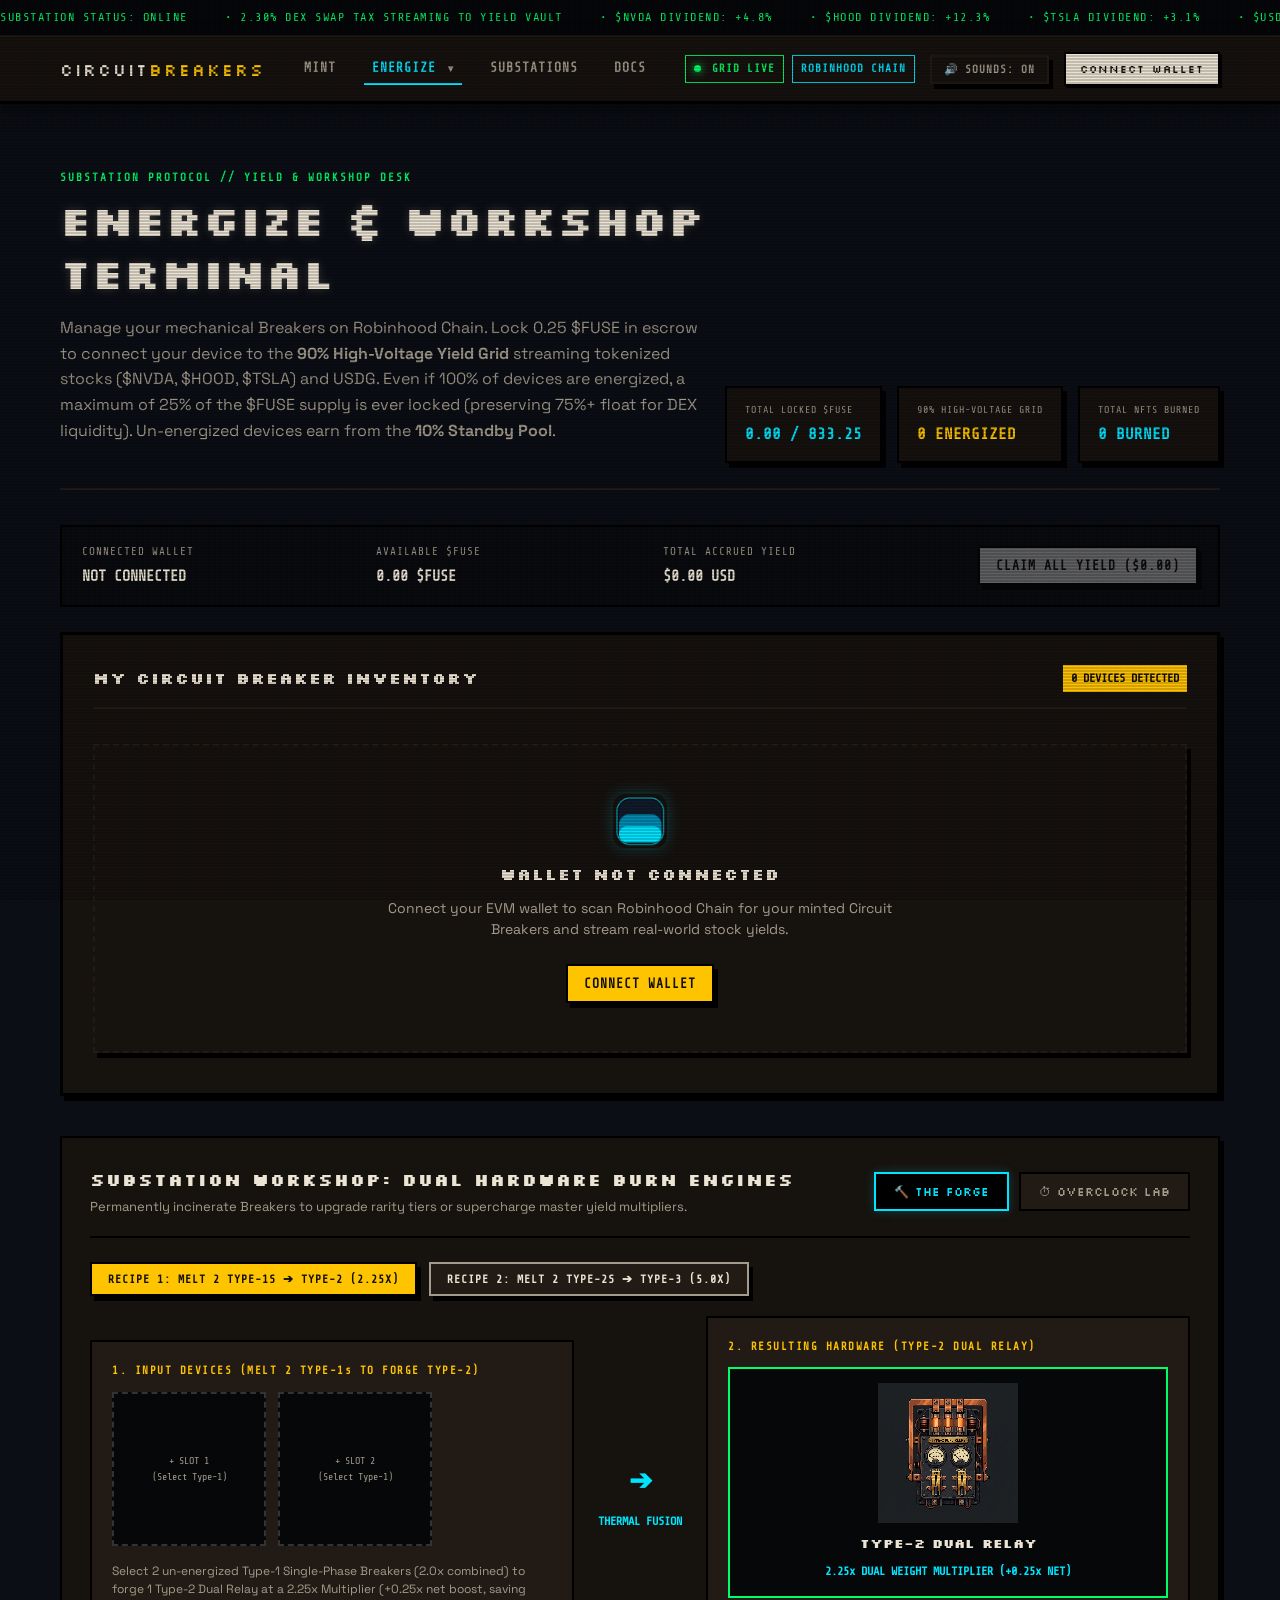
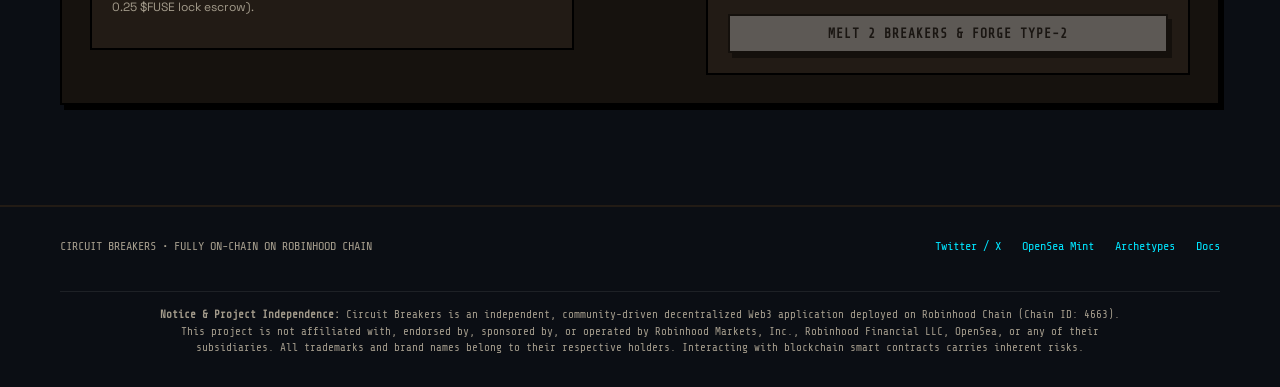
<file: energize.html>
<!DOCTYPE html>
<html lang="en">
<head>
  <meta charset="UTF-8">
  <meta name="viewport" content="width=device-width, initial-scale=1.0">
  <title>CIRCUIT BREAKERS | High-Voltage Energize &amp; Yield Desk</title>
  <meta name="description" content="Burn $FUSE to energize Circuit Breaker NFTs and stream real-world tokenized stock yields from Robinhood Chain DEX volume.">
  <link rel="preconnect" href="https://fonts.googleapis.com">
  <link rel="preconnect" href="https://fonts.gstatic.com" crossorigin>
  <link href="https://fonts.googleapis.com/css2?family=Share+Tech+Mono&family=Silkscreen:wght@400;700&family=Space+Grotesk:wght@400;600;700&display=swap" rel="stylesheet">
  <link rel="icon" type="image/png" href="assets/favicon.png?v=2.0.2">
  <link rel="shortcut icon" href="favicon.ico?v=2.0.2">
  <link rel="stylesheet" href="style.css?v=2.0.4">
</head>
<body class="crt-overlay">

  <!-- TOP STATUS MARQUEE -->
  <div class="ticker-bar">
    <div class="ticker-content">
      <span>SUBSTATION STATUS: ONLINE</span>
      <span>• 2.30% DEX SWAP TAX STREAMING TO YIELD VAULT</span>
      <span>• $NVDA DIVIDEND: +4.8%</span>
      <span>• $HOOD DIVIDEND: +12.3%</span>
      <span>• $TSLA DIVIDEND: +3.1%</span>
      <span>• $USDG STABLE YIELD: ACTIVE</span>
      <span>• LOCK REQUIREMENT: 0.25 $FUSE (REFUNDABLE ESCROW)</span>
    </div>
  </div>

  <!-- NAVIGATION HEADER -->
  <header class="topbar">
    <div class="wrap topbar-in">
      <a href="index.html" class="brand">CIRCUIT<span>BREAKERS</span></a>
      
      <nav class="nav-links" id="navLinks">
        <a href="index.html" class="nav-link">Mint</a>
        <div class="nav-dropdown">
          <a href="energize.html" class="nav-link active">Energize <span class="nav-caret">▾</span></a>
          <div class="nav-dropdown-menu">
            <a href="#yield" class="nav-dropdown-item">
              <span class="dropdown-item-title">YIELD</span>
              <span class="dropdown-item-desc">Hardware &amp; Dividends</span>
            </a>
            <a href="#workshop" class="nav-dropdown-item">
              <span class="dropdown-item-title">BURN</span>
              <span class="dropdown-item-desc">The Forge &amp; Overclock</span>
            </a>
          </div>
        </div>
        <a href="index.html#substations" class="nav-link">Substations</a>
        <a href="docs.html" class="nav-link">Docs</a>
        <div class="mobile-only-drawer-item">
          <button type="button" class="btn btn-audio" id="mobileAudioToggle" aria-label="Toggle Audio Feedback">
            <span id="mobileAudioIcon">🔊</span> SOUNDS: ON
          </button>
          <span class="badge badge-chain">ROBINHOOD CHAIN</span>
        </div>
      </nav>
      <div class="topbar-right">
        <div class="header-badges">
          <span class="badge badge-live"><i class="dot"></i> GRID LIVE</span>
          <span class="badge badge-chain">ROBINHOOD CHAIN</span>
        </div>
        <button class="btn btn-audio" id="audioToggle" aria-label="Toggle Audio Feedback">
          <span id="audioIcon">🔊</span> SOUNDS: ON
        </button>
        <button class="btn-connect" id="navConnectBtn">CONNECT WALLET</button>
        <button class="mobile-menu-btn" id="mobileMenuBtn" aria-label="Toggle Navigation Menu">
          <span id="hamburgerIcon">☰</span>
        </button>
      </div>
    </div>
  </header>

  <!-- MAIN DAPP CONTAINER -->
  <main class="wrap main-content">

    <!-- PAGE HERO HEADER -->
    <section class="dapp-hero">
      <div class="dapp-hero-left">
        <span class="eyebrow" style="color: var(--phosphor-green); font-family: var(--font-mono); font-size: 11px; letter-spacing: 2px; font-weight: 700;">SUBSTATION PROTOCOL // YIELD &amp; WORKSHOP DESK</span>
        <h1 class="hero-title" style="margin-top: 6px;">ENERGIZE &amp; WORKSHOP TERMINAL</h1>
        <p class="hero-lede" style="max-width: 680px;">
          Manage your mechanical Breakers on Robinhood Chain. Lock 0.25 $FUSE in escrow to connect your device to the <strong>90% High-Voltage Yield Grid</strong> streaming tokenized stocks ($NVDA, $HOOD, $TSLA) and USDG. Even if 100% of devices are energized, a maximum of 25% of the $FUSE supply is ever locked (preserving 75%+ float for DEX liquidity). Un-energized devices earn from the <strong>10% Standby Pool</strong>.
        </p>
      </div>
      <div class="dapp-hero-stats">
        <div class="dapp-stat-box">
          <span class="d-stat-label">TOTAL LOCKED $FUSE</span>
          <span class="d-stat-val val-cyan" id="globalLocked">0 / 833.25</span>
        </div>
        <div class="dapp-stat-box">
          <span class="d-stat-label">90% HIGH-VOLTAGE GRID</span>
          <span class="d-stat-val val-amber" id="globalRate">0 ENERGIZED</span>
        </div>
        <div class="dapp-stat-box">
          <span class="d-stat-label">TOTAL NFTS BURNED</span>
          <span class="d-stat-val val-cyan" id="globalNftsBurned">0 BURNED</span>
        </div>
      </div>
    </section>

    <!-- WALLET & $FUSE BALANCE OVERVIEW BAR -->
    <div class="wallet-status-bar">
      <div class="ws-item">
        <span class="ws-label">CONNECTED WALLET</span>
        <span class="ws-val" id="deskWallet">NOT CONNECTED</span>
      </div>
      <div class="ws-item">
        <span class="ws-label">AVAILABLE $FUSE</span>
        <span class="ws-val val-cyan" id="fuseBalance">0.00 $FUSE</span>
      </div>
      <div class="ws-item">
        <span class="ws-label">TOTAL ACCRUED YIELD</span>
        <span class="ws-val val-amber" id="totalAccruedYield">$0.00 USD</span>
      </div>
      <div class="ws-action">
        <button type="button" class="btn btn-accent" id="claimAllYieldBtn" disabled>Claim All Yield ($0.00)</button>
      </div>
    </div>

    <!-- MY BREAKERS INVENTORY SECTION -->
    <section class="terminal-panel" id="yield" style="margin-bottom: 40px;">
      <div class="panel-header">
        <h2>MY CIRCUIT BREAKER INVENTORY</h2>
        <span class="step-indicator" id="inventoryCount">0 DEVICES DETECTED</span>
      </div>

      <div class="breaker-desk-grid" id="breakerDeskGrid">
        <!-- Initial Disconnected State (Replaced dynamically by energize.js) -->
        <div class="empty-inventory-state" id="emptyStateNotConnected">
          <img src="assets/wallet_card_icon_themed.png" alt="Wallet Icon" class="empty-wallet-icon-img">
          <h3 class="empty-title">WALLET NOT CONNECTED</h3>
          <p class="empty-desc">Connect your EVM wallet to scan Robinhood Chain for your minted Circuit Breaker devices and manage your yield streams.</p>
          <button type="button" class="btn btn-primary" id="promptConnectBtn">CONNECT WALLET</button>
        </div>
      </div>
    </section>

    <!-- SUBSTATION WORKSHOP: DUAL NFT BURN ENGINES -->
    <section class="workshop-section" id="workshop">
      <div class="workshop-header">
        <div class="workshop-title-group">
          <h2>SUBSTATION WORKSHOP: DUAL HARDWARE BURN ENGINES</h2>
          <p>Permanently incinerate Breakers to upgrade rarity tiers or supercharge master yield multipliers.</p>
        </div>
        <div class="workshop-tabs">
          <button type="button" class="workshop-tab-btn active" id="tabForgeBtn" data-tab="forge">🔨 THE FORGE</button>
          <button type="button" class="workshop-tab-btn" id="tabOverclockBtn" data-tab="overclock">⏱ OVERCLOCK LAB</button>
        </div>
      </div>

      <!-- TAB 1: THE FORGE (TIER EVOLUTION) -->
      <div class="workshop-tab-content active" id="forgeTabContent">
        <!-- RECIPE SELECTOR TOGGLE -->
        <div class="forge-recipe-bar" style="display: flex; gap: 12px; margin-bottom: 20px; flex-wrap: wrap;">
          <button type="button" class="btn btn-primary forge-recipe-btn active" id="recipeT1toT2Btn" data-recipe="t1_to_t2" style="font-size: 11.5px; padding: 8px 16px;">
            RECIPE 1: MELT 2 TYPE-1s ➔ TYPE-2 (2.25x)
          </button>
          <button type="button" class="btn btn-ghost forge-recipe-btn" id="recipeT2toT3Btn" data-recipe="t2_to_t3" style="font-size: 11.5px; padding: 8px 16px;">
            RECIPE 2: MELT 2 TYPE-2s ➔ TYPE-3 (5.0x)
          </button>
        </div>

        <div class="forge-grid">
          <div class="forge-inputs-panel">
            <span class="forge-panel-title" id="forgeInputTitle">1. INPUT DEVICES (MELT 2 TYPE-1s TO FORGE TYPE-2)</span>
            <div class="forge-slots-list" id="forgeSlotsList" style="grid-template-columns: repeat(2, 1fr); max-width: 320px;">
              <div class="forge-slot" id="forgeSlot0"><span class="forge-slot-empty-text">+ SLOT 1<br>(Select Type-1)</span></div>
              <div class="forge-slot" id="forgeSlot1"><span class="forge-slot-empty-text">+ SLOT 2<br>(Select Type-1)</span></div>
            </div>
            <p id="forgeLedeText" style="font-size: 12px; color: var(--ink-soft); margin-bottom: 12px; line-height: 1.5;">
              Select 2 un-energized Type-1 Single-Phase Breakers (2.0x combined) to forge 1 Type-2 Dual Relay at a 2.25x Multiplier (+0.25x net boost, saving 0.25 $FUSE lock escrow).
            </p>
            <div id="forgePickerList" style="display: flex; gap: 8px; flex-wrap: wrap;"></div>
          </div>

          <div class="forge-arrow-wrap">
            <span class="forge-arrow-icon">➔</span>
            <span>THERMAL FUSION</span>
          </div>

          <div class="forge-output-panel">
            <span class="forge-panel-title" id="forgeOutputTitle">2. RESULTING HARDWARE (TYPE-2 DUAL RELAY)</span>
            <div style="border: 2px solid var(--phosphor-green); background: #050709; padding: 14px; text-align: center; margin-bottom: 16px;" id="forgeResultCard">
              <img src="assets/type2.jpg" alt="Type-2 Breaker" id="forgeResultImg" style="width: 140px; height: 140px; object-fit: cover; image-rendering: pixelated; margin: 0 auto 10px; display: block;">
              <h4 id="forgeResultName" style="font-family: var(--font-pixel); font-size: 13px; color: var(--paper-cream); margin-bottom: 4px;">TYPE-2 DUAL RELAY</h4>
              <span id="forgeResultMultiplier" class="val-cyan" style="font-family: var(--font-mono); font-size: 12px; font-weight: 700;">2.25x DUAL WEIGHT MULTIPLIER (+0.25x NET)</span>
            </div>
            <button type="button" class="btn btn-accent btn-full" id="executeForgeBtn" disabled>MELT 2 BREAKERS &amp; FORGE TYPE-2</button>
          </div>
        </div>
      </div>

      <!-- TAB 2: OVERCLOCK LAB (MULTIPLIER BOOST) -->
      <div class="workshop-tab-content" id="overclockTabContent">
        <div class="overclock-grid">
          <div class="oc-master-card">
            <span class="forge-panel-title">PRIMARY MASTER DEVICE</span>
            <div id="ocMasterPreview" style="border: 1px solid #222; background: #050709; padding: 12px; text-align: center; margin-bottom: 14px;">
              <p style="font-size: 12px; color: var(--ink-soft);">Select a Master Breaker to receive the permanent multiplier overclock.</p>
            </div>
            <div class="oc-impact-summary">
              <span style="font-size: 11px; color: var(--ink-soft); font-family: var(--font-mono);">NEW MULTIPLIER:</span>
              <span class="oc-boost-preview" id="ocTotalBoostDisplay">--</span>
            </div>
            <button type="button" class="btn btn-primary btn-full" id="executeOverclockBtn" disabled>SACRIFICE &amp; OVERCLOCK</button>
          </div>

          <div class="oc-sacrifice-pool">
            <div class="oc-pool-header">
              <span class="forge-panel-title" style="margin: 0;">SACRIFICE INVENTORY (SELECT TO BURN)</span>
              <span style="font-size: 11px; font-family: var(--font-mono); color: #FF5555;" id="ocBurnCountLabel">0 SELECTED FOR DESTRUCTION</span>
            </div>
            <p style="font-size: 12px; color: var(--ink-soft); margin-bottom: 12px;">
              Select auxiliary un-energized Breakers to incinerate. Type-1 adds <strong>+0.25x</strong>, Type-2 adds <strong>+0.50x</strong> permanently to your Master Breaker.
            </p>
            <div class="oc-items-scroll" id="ocSacrificeList">
              <div style="grid-column: 1/-1; text-align: center; padding: 30px 10px; color: var(--ink-soft); font-size: 12px;">
                Connect wallet to load available devices.
              </div>
            </div>
          </div>
        </div>
      </div>
    </section>

  </main>

  <!-- WALLET SELECTION MODAL -->
  <div class="wallet-modal-overlay" id="walletModalOverlay">
    <div class="wallet-modal-card">
      <div class="wallet-modal-header">
        <div class="wm-title-group">
          <h3>CONNECT WALLET</h3>
          <p>Select your EVM wallet provider</p>
        </div>
        <button type="button" class="wm-close-btn" id="closeWalletModal" aria-label="Close Wallet Modal">&times;</button>
      </div>
      
      <div class="wallet-options-list">
        <!-- OKX Wallet -->
        <button type="button" class="wallet-opt-btn" data-wallet="okx">
          <div class="w-opt-left">
            <span class="w-icon">
              <svg width="24" height="24" viewBox="0 0 24 24" fill="none"><rect width="24" height="24" rx="6" fill="#000"/><path d="M6 6h4v4H6V6zm8 0h4v4h-4V6zm-4 4h4v4h-4v-4zm-4 4h4v4H6v-4zm8 0h4v4h-4v-4z" fill="#FFF"/></svg>
            </span>
            <span class="w-name">OKX Wallet</span>
          </div>
          <span class="w-badge" id="badgeOkx">Installed</span>
        </button>

        <!-- MetaMask -->
        <button type="button" class="wallet-opt-btn" data-wallet="metamask">
          <div class="w-opt-left">
            <span class="w-icon">
              <svg width="24" height="24" viewBox="0 0 32 32" fill="none"><path d="M28.4 4.5l-10.8 8 2 4.7 8.8-12.7z" fill="#E2761B"/><path d="M3.6 4.5l10.7 8.1-2 4.6L3.6 4.5z" fill="#E4761B"/><path d="M24.7 21.9l-2.4 3.7.6.9 3.4-.3 1.1-4.2-2.7-.1z" fill="#E4761B"/><path d="M4.6 22l1.1 4.2 3.4.3.6-.9-2.4-3.7-2.7.1z" fill="#E4761B"/><path d="M10.1 14.2l-1.9 2.8 3.5.2-.2-3.8-1.4.8z" fill="#D7C1B3"/><path d="M21.9 14.2l-1.5-.8-.1 3.8 3.5-.2-1.9-2.8z" fill="#D7C1B3"/><path d="M9.7 26.5l3.2-1.6-2.7-2.1-.5 3.7z" fill="#233447"/><path d="M19.1 24.9l3.2 1.6-.5-3.7-2.7 2.1z" fill="#233447"/><path d="M12.9 24.9l3.1.9 3.1-.9-2.7-2.2h-1l-2.5 2.2z" fill="#CD6116"/><path d="M22.3 17.2l-3.5.2.4 2.4 2.7-2.1.4-.5z" fill="#E4751F"/><path d="M9.7 17.2l.4.5 2.7 2.1.4-2.4-3.5-.2z" fill="#E4751F"/><path d="M16 17.6l-3.2-.2-.4 2.4 2.5-2.2h2.2l2.5 2.2-.4-2.4-3.2.2z" fill="#F6851B"/></svg>
            </span>
            <span class="w-name">MetaMask</span>
          </div>
          <span class="w-badge" id="badgeMm">Installed</span>
        </button>

        <!-- WalletConnect -->
        <button type="button" class="wallet-opt-btn" data-wallet="walletconnect">
          <div class="w-opt-left">
            <span class="w-icon">
              <svg width="24" height="24" viewBox="0 0 24 24" fill="none"><rect width="24" height="24" rx="6" fill="#3B99FC"/><path d="M7.2 9.5a6.8 6.8 0 019.6 0l.3.3a.5.5 0 010 .7l-1.1 1.1a.3.3 0 01-.4 0l-.5-.5a4.7 4.7 0 00-6.4 0l-.5.5a.3.3 0 01-.4 0l-1.1-1.1a.5.5 0 010-.7l.5-.3zm12.3 2.7l1 1a.5.5 0 010 .7l-4.5 4.5a.5.5 0 01-.7 0l-3.3-3.3a.2.2 0 00-.3 0l-3.3 3.3a.5.5 0 01-.7 0L3.2 13.9a.5.5 0 010-.7l1-1a.5.5 0 01.7 0l3.3 3.3a.2.2 0 00.3 0l3.3-3.3a.5.5 0 01.7 0l3.3 3.3a.2.2 0 00.3 0l3.3-3.3a.5.5 0 01.8 0z" fill="#FFF"/></svg>
            </span>
            <span class="w-name">WalletConnect</span>
          </div>
        </button>

        <!-- Phantom -->
        <button type="button" class="wallet-opt-btn" data-wallet="phantom">
          <div class="w-opt-left">
            <span class="w-icon">
              <svg width="24" height="24" viewBox="0 0 24 24" fill="none"><rect width="24" height="24" rx="6" fill="#AB9FF2"/><path d="M18.8 13.4c-.4 2.8-2.6 4.9-5.4 4.9H7.6a1 1 0 01-1-1.2c.6-3 3-5.2 6-5.2h5.2a1 1 0 011 1.5zm-8.6-1.6a1.2 1.2 0 100-2.4 1.2 1.2 0 000 2.4zm4.2 0a1.2 1.2 0 100-2.4 1.2 1.2 0 000 2.4z" fill="#FFF"/></svg>
            </span>
            <span class="w-name">Phantom</span>
          </div>
          <span class="w-ext-icon">&nearr;</span>
        </button>

        <!-- More Wallet Options Toggle -->
        <button type="button" class="wallet-more-toggle" id="moreWalletsToggle">
          <span>More Wallet Options</span>
          <span id="moreWalletsArrow">&darr;</span>
        </button>

        <!-- More Wallets Expandable List -->
        <div class="wallet-more-list" id="moreWalletsList" style="display: none;">
          <!-- Coinbase Wallet -->
          <button type="button" class="wallet-opt-btn" data-wallet="coinbase">
            <div class="w-opt-left">
              <span class="w-icon">
                <svg width="24" height="24" viewBox="0 0 24 24" fill="none"><rect width="24" height="24" rx="6" fill="#0052FF"/><rect x="7" y="7" width="10" height="10" rx="3" fill="#FFF"/><rect x="9.5" y="9.5" width="5" height="5" rx="1.5" fill="#0052FF"/></svg>
              </span>
              <span class="w-name">Coinbase Wallet</span>
            </div>
          </button>

          <!-- Rabby Wallet -->
          <button type="button" class="wallet-opt-btn" data-wallet="rabby">
            <div class="w-opt-left">
              <span class="w-icon">
                <svg width="24" height="24" viewBox="0 0 24 24" fill="none"><rect width="24" height="24" rx="6" fill="#8697FF"/><path d="M12 7c-2.8 0-5 2.2-5 5v3a1 1 0 001 1h8a1 1 0 001-1v-3c0-2.8-2.2-5-5-5zm-2 5a1 1 0 110-2 1 1 0 010 2zm4 0a1 1 0 110-2 1 1 0 010 2z" fill="#FFF"/></svg>
              </span>
              <span class="w-name">Rabby Wallet</span>
            </div>
          </button>

          <!-- Injected / Default -->
          <button type="button" class="wallet-opt-btn" data-wallet="injected">
            <div class="w-opt-left">
              <span class="w-icon">
                <svg width="24" height="24" viewBox="0 0 24 24" fill="none"><rect width="24" height="24" rx="6" fill="#221B15"/><path d="M7 12l3 3 7-7" stroke="#00FF66" stroke-width="2" stroke-linecap="round" stroke-linejoin="round"/></svg>
              </span>
              <span class="w-name">Browser Injected</span>
            </div>
          </button>
        </div>

      </div>

    </div>
  </div>

  <!-- ACCOUNT & DISCONNECT MODAL -->
  <div class="account-modal-overlay" id="accountModalOverlay">
    <div class="account-modal-card">
      <div class="account-modal-header">
        <div class="wm-title-group">
          <h3>CONNECTED WALLET</h3>
          <p>Active Session</p>
        </div>
        <button type="button" class="wm-close-btn" id="closeAccountModal" aria-label="Close Modal">&times;</button>
      </div>
      
      <div class="account-modal-body">
        <div class="account-address-box">
          <span class="acc-addr-text" id="modalAccountAddress">0x000...0000</span>
          <button type="button" class="btn-copy-addr" id="copyAddressBtn" title="Copy Address">📋 Copy</button>
        </div>
        
        <div class="account-actions">
          <button type="button" class="btn-disconnect-wallet" id="disconnectWalletBtn">
            🔌 DISCONNECT WALLET
          </button>
        </div>
      </div>
    </div>
  </div>

  <!-- FOOTER -->
  <footer class="foot">
    <div class="wrap foot-in">
      <span>CIRCUIT BREAKERS • FULLY ON-CHAIN ON ROBINHOOD CHAIN</span>
      <div class="foot-links">
        <a href="https://x.com/CircuitB_RH" target="_blank" rel="noopener noreferrer">Twitter / X</a>
        <a href="https://opensea.io/collection/circuit-breakers-rh/overview" target="_blank" rel="noopener noreferrer">OpenSea Mint</a>
        <a href="index.html#archetypes">Archetypes</a>
        <a href="docs.html">Docs</a>
      </div>
      <div class="foot-disclaimer">
        <p><strong>Notice &amp; Project Independence:</strong> Circuit Breakers is an independent, community-driven decentralized Web3 application deployed on Robinhood Chain (Chain ID: 4663). This project is not affiliated with, endorsed by, sponsored by, or operated by Robinhood Markets, Inc., Robinhood Financial LLC, OpenSea, or any of their subsidiaries. All trademarks and brand names belong to their respective holders. Interacting with blockchain smart contracts carries inherent risks.</p>
      </div>
    </div>
  </footer>

  <script src="energize.js?v=2.0.4"></script>
</body>
</html>
</file>
<file: style.css>
/* CIRCUIT BREAKERS - High-Fidelity Retro Cyber-Finance Design System */
:root {
  --bg-dark: #0B0E14;
  --bg-panel: #16120E;
  --bg-panel-light: #221B15;
  --paper-cream: #ECE4D4;
  
  --ink-main: #ECE4D4;
  --ink-soft: #A39B8B;
  --ink-dark: #120F0C;
  
  --phosphor-green: #00FF66;
  --phosphor-dim: #055C27;
  --cyan-electric: #00E5FF;
  --amber-caution: #FFC400;
  --crimson-alert: #FF1744;
  --copper-gold: #C5A059;
  
  --font-mono: 'Share Tech Mono', monospace;
  --font-pixel: 'Silkscreen', cursive, monospace;
  --font-sans: 'Space Grotesk', sans-serif;
  
  --shadow-pixel: 4px 5px 0px #000000;
  --shadow-glow: 0px 0px 20px rgba(0, 255, 102, 0.25);
}

* {
  box-sizing: border-box;
  margin: 0;
  padding: 0;
}

body {
  background-color: var(--bg-dark);
  color: var(--ink-main);
  font-family: var(--font-sans);
  font-size: 15px;
  line-height: 1.6;
  overflow-x: hidden;
  position: relative;
}

/* CRT SCANLINE OVERLAY */
.crt-overlay::after {
  content: " ";
  display: block;
  position: fixed;
  inset: 0;
  background: linear-gradient(rgba(18, 16, 16, 0) 50%, rgba(0, 0, 0, 0.25) 50%), linear-gradient(90deg, rgba(255, 0, 0, 0.03), rgba(0, 255, 0, 0.01), rgba(0, 0, 255, 0.03));
  z-index: 99;
  background-size: 100% 3px, 6px 100%;
  pointer-events: none;
  opacity: 0.7;
}

.wrap {
  max-width: 1200px;
  margin: 0 auto;
  padding: 0 20px;
}

/* TICKER MARQUEE */
.ticker-bar {
  background: #050709;
  border-bottom: 2px solid #221B15;
  color: var(--phosphor-green);
  font-family: var(--font-mono);
  font-size: 12px;
  letter-spacing: 1.5px;
  overflow: hidden;
  padding: 8px 0;
  white-space: nowrap;
}

.ticker-content {
  display: inline-block;
  animation: marquee 35s linear infinite;
}

.ticker-content span {
  margin-right: 30px;
}

@keyframes marquee {
  0% { transform: translateX(0); }
  100% { transform: translateX(-50%); }
}

/* TOPBAR */
.topbar {
  background: var(--bg-panel);
  border-bottom: 3px solid #000;
  position: sticky;
  top: 0;
  z-index: 50;
  box-shadow: 0 4px 15px rgba(0,0,0,0.5);
}

.topbar-in {
  display: flex;
  align-items: center;
  justify-content: space-between;
  min-height: 64px;
  flex-wrap: nowrap;
  gap: 20px;
}

.brand {
  font-family: var(--font-pixel);
  font-size: 17px;
  color: var(--paper-cream);
  text-decoration: none;
  letter-spacing: 2px;
  flex-shrink: 0;
}

.brand span {
  color: var(--amber-caution);
}

.nav-links {
  display: flex;
  gap: 20px;
  align-items: center;
}

.nav-link {
  font-family: var(--font-mono);
  font-size: 13px;
  font-weight: 700;
  color: var(--ink-soft);
  text-decoration: none;
  letter-spacing: 1px;
  text-transform: uppercase;
  transition: color 0.15s;
  padding: 6px 0;
  border-bottom: 2px solid transparent;
}

.nav-link:hover, .nav-link.active {
  color: var(--cyan-electric);
  border-bottom-color: var(--cyan-electric);
}

/* NAV DROPDOWN (ENERGIZE: YIELD & BURN) */
.nav-dropdown {
  position: relative;
  display: inline-flex;
  align-items: center;
  padding: 6px 0;
}

.nav-caret {
  font-size: 10px;
  margin-left: 4px;
  display: inline-block;
  transition: transform 0.2s ease;
  color: var(--ink-soft);
  pointer-events: none;
}

.nav-dropdown:hover .nav-caret,
.nav-dropdown.open .nav-caret,
.nav-dropdown:focus-within .nav-caret {
  transform: rotate(180deg);
  color: var(--cyan-electric);
}

.nav-dropdown-menu {
  position: absolute;
  top: 100%;
  left: 50%;
  transform: translateX(-50%);
  background: #0B0E14;
  border: 2px solid #000;
  border-top: 3px solid var(--cyan-electric);
  box-shadow: 0 10px 25px rgba(0,0,0,0.85), var(--shadow-pixel);
  min-width: 175px;
  padding: 6px;
  display: none;
  flex-direction: column;
  gap: 4px;
  z-index: 999;
}

.nav-dropdown-menu::before {
  content: '';
  position: absolute;
  top: -8px;
  left: 0;
  right: 0;
  height: 8px;
}

.nav-dropdown:hover .nav-dropdown-menu,
.nav-dropdown.open .nav-dropdown-menu,
.nav-dropdown:focus-within .nav-dropdown-menu {
  display: flex;
}

.nav-dropdown-item {
  display: flex;
  flex-direction: column;
  padding: 8px 12px;
  text-decoration: none;
  background: #11151F;
  border: 1px solid #1C2331;
  transition: all 0.15s ease;
}

.nav-dropdown-item:hover {
  background: #182030;
  border-color: var(--cyan-electric);
  transform: translateX(2px);
}

.dropdown-item-title {
  font-family: var(--font-pixel);
  font-size: 11px;
  color: var(--paper-cream);
  letter-spacing: 0.5px;
}

.nav-dropdown-item:hover .dropdown-item-title {
  color: var(--cyan-electric);
}

.dropdown-item-desc {
  font-family: var(--font-mono);
  font-size: 10px;
  color: var(--ink-soft);
  margin-top: 2px;
}

.header-badges {
  display: flex;
  gap: 8px;
  flex-shrink: 0;
}

.badge {
  font-family: var(--font-mono);
  font-size: 11px;
  font-weight: 700;
  padding: 4px 8px;
  border: 1px solid currentColor;
  letter-spacing: 1px;
  text-transform: uppercase;
}

.badge-live {
  color: var(--phosphor-green);
  border-color: var(--phosphor-green);
}

.badge-live .dot {
  display: inline-block;
  width: 7px;
  height: 7px;
  background: var(--phosphor-green);
  border-radius: 50%;
  box-shadow: 0 0 8px var(--phosphor-green);
  animation: blink 1.8s infinite;
  margin-right: 4px;
}

@keyframes blink {
  0%, 100% { opacity: 1; }
  50% { opacity: 0.3; }
}

.badge-chain {
  color: var(--cyan-electric);
  border-color: var(--cyan-electric);
}

.badge-success {
  color: var(--phosphor-green);
  border-color: var(--phosphor-green);
}

/* BUTTONS */
.btn {
  font-family: var(--font-mono);
  font-size: 13px;
  font-weight: 700;
  letter-spacing: 1px;
  text-transform: uppercase;
  padding: 10px 16px;
  border: 2px solid #000;
  box-shadow: var(--shadow-pixel);
  cursor: pointer;
  text-decoration: none;
  display: inline-flex;
  align-items: center;
  justify-content: center;
  gap: 6px;
  transition: transform 0.1s, box-shadow 0.1s, background-color 0.15s;
}

.btn:hover:not(:disabled) {
  transform: translate(2px, 2px);
  box-shadow: 2px 3px 0px #000;
}

.btn:active:not(:disabled) {
  transform: translate(4px, 5px);
  box-shadow: 0px 0px 0px #000;
}

.btn:disabled {
  opacity: 0.4;
  cursor: not-allowed;
  filter: grayscale(1);
}

.btn-primary {
  background: var(--amber-caution);
  color: var(--ink-dark);
}

.btn-accent {
  background: var(--cyan-electric);
  color: var(--ink-dark);
}

.btn-ghost {
  background: var(--bg-panel-light);
  color: var(--paper-cream);
  border-color: var(--ink-soft);
}

.btn-audio {
  background: transparent;
  color: var(--ink-soft);
  border-color: var(--bg-panel-light);
  font-size: 11px;
  padding: 6px 12px;
}

.btn-check {
  background: var(--bg-panel-light);
  color: var(--phosphor-green);
  border-color: var(--phosphor-dim);
}

.btn-check.done {
  background: var(--phosphor-dim);
  color: var(--paper-cream);
  border-color: var(--phosphor-green);
}

/* MAIN CONTENT */
.main-content {
  padding-top: 30px;
  padding-bottom: 60px;
}

/* HERO GRID */
.hero-grid {
  display: grid;
  grid-template-columns: 1.2fr 0.8fr;
  gap: 30px;
  align-items: center;
  margin-bottom: 40px;
}

.eyebrow {
  font-family: var(--font-mono);
  font-size: 12px;
  color: var(--amber-caution);
  letter-spacing: 2px;
  margin-bottom: 8px;
}

.hero-title {
  font-family: var(--font-pixel);
  font-size: clamp(24px, 3.5vw, 42px);
  line-height: 1.25;
  color: var(--paper-cream);
  margin-bottom: 16px;
  text-shadow: 0 0 10px rgba(236, 228, 212, 0.2);
}

.hero-lede {
  color: var(--ink-soft);
  font-size: 16px;
  max-width: 54ch;
  margin-bottom: 20px;
}

.hero-tags {
  display: flex;
  gap: 8px;
  flex-wrap: wrap;
}

.tag {
  font-family: var(--font-mono);
  font-size: 11px;
  border: 1px solid var(--ink-soft);
  color: var(--paper-cream);
  padding: 4px 8px;
  text-transform: uppercase;
}

/* DEVICE CARD (COMPACT HERO PREVIEW) */
.device-card {
  background: var(--bg-panel);
  border: 3px solid #000;
  box-shadow: var(--shadow-pixel), var(--shadow-glow);
  padding: 12px 14px;
  position: relative;
  text-align: center;
  max-width: 280px;
  margin: 0 auto;
}

.device-badge {
  position: absolute;
  top: -10px;
  left: 12px;
  background: var(--amber-caution);
  color: var(--ink-dark);
  font-family: var(--font-pixel);
  font-size: 9px;
  padding: 2px 6px;
  border: 2px solid #000;
}

.device-art {
  width: 100%;
  max-width: 240px;
  height: auto;
  border: 2px solid #000;
  display: block;
  margin: 6px auto;
  image-rendering: pixelated;
}

.device-foot {
  display: flex;
  justify-content: space-between;
  font-family: var(--font-mono);
  font-size: 11px;
  border-top: 1px solid var(--bg-panel-light);
  padding-top: 6px;
  margin-top: 6px;
}

.meter-label { color: var(--ink-soft); }
.meter-val { color: var(--phosphor-green); font-weight: 700; }

/* TERMINAL PANEL (REGISTRATION) */
.terminal-panel {
  background: var(--bg-panel);
  border: 3px solid #000;
  box-shadow: var(--shadow-pixel);
  padding: 30px;
  margin-bottom: 40px;
}

.panel-header {
  display: flex;
  justify-content: space-between;
  align-items: center;
  border-bottom: 2px solid var(--bg-panel-light);
  padding-bottom: 15px;
  margin-bottom: 25px;
  flex-wrap: wrap;
  gap: 10px;
}

.panel-header h2 {
  font-family: var(--font-pixel);
  font-size: 16px;
  color: var(--paper-cream);
  letter-spacing: 1px;
}

.step-indicator {
  font-family: var(--font-mono);
  font-size: 12px;
  background: var(--amber-caution);
  color: var(--ink-dark);
  font-weight: 700;
  padding: 4px 8px;
}

/* FORM SECTIONS */
.form-section {
  background: rgba(9, 11, 14, 0.4);
  border: 1px solid var(--bg-panel-light);
  padding: 20px;
}

.section-title {
  font-family: var(--font-sans);
  font-size: 17px;
  font-weight: 700;
  color: var(--cyan-electric);
  margin-bottom: 4px;
}

.section-desc {
  color: var(--ink-soft);
  font-size: 13.5px;
  margin-bottom: 18px;
}

.submit-action-wrap {
  margin-top: 25px;
  text-align: center;
}

.btn-large {
  font-size: 15px;
  padding: 16px 28px;
  width: 100%;
}

.form-grid {
  display: grid;
  grid-template-columns: 1fr 1fr;
  gap: 20px;
  margin-bottom: 25px;
}

.field-group {
  display: flex;
  flex-direction: column;
  gap: 8px;
}

.field-group label {
  font-family: var(--font-mono);
  font-size: 12px;
  color: var(--paper-cream);
  letter-spacing: 1px;
}

.input-prefix-wrap, .input-btn-wrap {
  display: flex;
  align-items: center;
}

.prefix {
  background: var(--bg-panel-light);
  border: 2px solid #000;
  border-right: none;
  color: var(--amber-caution);
  font-family: var(--font-mono);
  font-weight: 700;
  padding: 12px 14px;
}

input[type="text"], input[type="url"] {
  width: 100%;
  background: #090B0E;
  border: 2px solid #000;
  color: var(--phosphor-green);
  font-family: var(--font-mono);
  font-size: 14px;
  padding: 12px 14px;
  outline: none;
  box-shadow: inset 0 2px 4px rgba(0,0,0,0.6);
}

input[type="text"]:focus, input[type="url"]:focus {
  border-color: var(--cyan-electric);
  box-shadow: 0 0 8px rgba(0, 229, 255, 0.4);
}

.input-btn-wrap input {
  border-right: none;
}

.step-nav {
  display: flex;
  justify-content: space-between;
  align-items: center;
  margin-top: 25px;
  gap: 15px;
}

/* SOCIAL TASKS */
.tasks-list {
  display: flex;
  flex-direction: column;
  gap: 15px;
  margin-bottom: 25px;
}

.task-card {
  background: var(--bg-panel-light);
  border: 2px solid #000;
  padding: 18px;
  display: grid;
  grid-template-columns: 36px 1fr auto;
  gap: 16px;
  align-items: start;
  transition: border-color 0.2s;
}

.task-card.completed {
  border-color: var(--phosphor-green);
  background: rgba(0, 255, 102, 0.05);
}

.task-icon {
  width: 36px;
  height: 36px;
  background: var(--bg-panel);
  border: 2px solid #000;
  color: var(--amber-caution);
  font-family: var(--font-pixel);
  display: grid;
  place-items: center;
  font-size: 14px;
  margin-top: 2px;
}

.task-body {
  display: flex;
  flex-direction: column;
}

.task-body h4 {
  font-size: 15px;
  color: var(--paper-cream);
  margin-bottom: 4px;
  line-height: 1.3;
}

.task-body p {
  font-size: 13px;
  color: var(--ink-soft);
}

.task-action {
  display: flex;
  align-items: center;
  gap: 10px;
  align-self: center;
}

.task-action .btn {
  height: 42px;
  padding: 0 16px;
  white-space: nowrap;
  font-size: 12px;
  display: inline-flex;
  align-items: center;
  justify-content: center;
}

/* TASK 3 ROW ALIGNMENT */
.reply-action-row {
  display: flex;
  align-items: center;
  gap: 12px;
  margin-top: 14px;
  width: 100%;
  flex-wrap: wrap;
}

.reply-action-row input[type="url"] {
  flex: 1 1 260px;
  min-width: 200px;
  height: 42px;
}

.reply-action-row .task-action {
  display: flex;
  align-items: center;
  gap: 10px;
  flex-shrink: 0;
  margin: 0;
}

/* PROGRESS BAR */
.progress-box {
  background: var(--bg-panel-light);
  border: 2px solid #000;
  padding: 15px;
  margin-bottom: 20px;
}

.progress-head {
  display: flex;
  justify-content: space-between;
  font-family: var(--font-mono);
  font-size: 11px;
  color: var(--ink-soft);
  margin-bottom: 8px;
}

.progress-bar-track {
  height: 12px;
  background: #090B0E;
  border: 1px solid #000;
  position: relative;
  overflow: hidden;
}

.progress-bar-fill {
  height: 100%;
  width: 0%;
  background: var(--phosphor-green);
  box-shadow: 0 0 10px var(--phosphor-green);
  transition: width 0.3s ease;
}

/* SUCCESS MODAL */
.modal-backdrop {
  position: fixed;
  inset: 0;
  background: rgba(5, 7, 10, 0.88);
  backdrop-filter: blur(4px);
  z-index: 100;
  display: flex;
  align-items: center;
  justify-content: center;
  padding: 20px;
}

.modal-backdrop[hidden] {
  display: none;
}

.modal-content {
  background: var(--bg-panel);
  border: 3px solid #000;
  box-shadow: var(--shadow-pixel), var(--shadow-glow);
  max-width: 580px;
  width: 100%;
  padding: 25px;
  position: relative;
}

.receipt-header {
  display: flex;
  justify-content: space-between;
  align-items: center;
  margin-bottom: 15px;
}

.close-btn {
  background: none;
  border: none;
  color: var(--ink-soft);
  font-size: 24px;
  cursor: pointer;
}

.receipt-title {
  font-family: var(--font-pixel);
  font-size: 16px;
  color: var(--amber-caution);
  margin-bottom: 6px;
}

.receipt-note {
  font-size: 13px;
  color: var(--ink-soft);
  margin-bottom: 20px;
}

.ticket-details {
  background: #090B0E;
  border: 2px solid #000;
  padding: 15px;
  font-family: var(--font-mono);
  font-size: 13px;
  display: flex;
  flex-direction: column;
  gap: 10px;
  margin-bottom: 20px;
}

.ticket-row {
  display: flex;
  justify-content: space-between;
  border-bottom: 1px dashed var(--bg-panel-light);
  padding-bottom: 6px;
}

.t-key { color: var(--ink-soft); }
.t-val { color: var(--paper-cream); font-weight: 700; word-break: break-all; }
.t-link { color: var(--cyan-electric); }

/* SUBSTATIONS SECTION */
.substations-sec {
  margin-top: 40px;
}

/* MINT HERO STATS RIBBON & CTA */
.hero-mint-ribbon {
  display: flex;
  gap: 12px;
  flex-wrap: wrap;
  margin-top: 18px;
  margin-bottom: 22px;
}

.hm-stat-pill {
  background: #090B0E;
  border: 1px solid var(--bg-panel-light);
  padding: 8px 14px;
  display: flex;
  align-items: center;
  gap: 8px;
  font-family: var(--font-mono);
  font-size: 12px;
}

.hm-label {
  color: var(--ink-soft);
  text-transform: uppercase;
  letter-spacing: 0.5px;
}

.hm-val {
  font-weight: 700;
  color: var(--paper-cream);
}

.btn-glow {
  box-shadow: 0 0 15px rgba(255, 196, 0, 0.4), var(--shadow-pixel);
  animation: pulseGlow 2.5s infinite alternate;
}

@keyframes pulseGlow {
  0% { box-shadow: 0 0 10px rgba(255, 196, 0, 0.3), var(--shadow-pixel); }
  100% { box-shadow: 0 0 25px rgba(255, 196, 0, 0.7), var(--shadow-pixel); }
}

.hero-cta-group {
  display: flex;
  gap: 14px;
  flex-wrap: wrap;
  align-items: center;
  margin-top: 10px;
}

/* LIVE MINT SUBSTATION CONSOLE */
.mint-console-panel {
  background: var(--bg-panel);
  border: 2px solid #000;
  border-top: 4px solid var(--amber-caution);
  box-shadow: var(--shadow-pixel);
  padding: 32px;
  margin-bottom: 45px;
  position: relative;
}

.mint-console-head {
  display: flex;
  justify-content: space-between;
  align-items: center;
  border-bottom: 2px solid var(--bg-panel-light);
  padding-bottom: 16px;
  margin-bottom: 24px;
  flex-wrap: wrap;
  gap: 12px;
}

.mint-console-head h2 {
  font-family: var(--font-pixel);
  font-size: clamp(16px, 2.5vw, 22px);
  color: var(--paper-cream);
  letter-spacing: 1px;
}

.mint-stats-grid {
  display: grid;
  grid-template-columns: repeat(auto-fit, minmax(200px, 1fr));
  gap: 16px;
  margin-bottom: 28px;
}

.mint-stat-card {
  background: #090B0E;
  border: 1px solid var(--bg-panel-light);
  padding: 16px 18px;
  display: flex;
  flex-direction: column;
  gap: 6px;
  transition: border-color 0.2s;
}

.mint-stat-card:hover {
  border-color: var(--cyan-electric);
}

.m-label {
  font-family: var(--font-mono);
  font-size: 11px;
  color: var(--ink-soft);
  letter-spacing: 1px;
}

.m-val {
  font-family: var(--font-pixel);
  font-size: 17px;
  color: var(--paper-cream);
}

.m-sub {
  font-family: var(--font-mono);
  font-size: 10.5px;
  color: var(--cyan-electric);
}

.mint-action-box {
  background: #0C0F14;
  border: 2px dashed var(--amber-caution);
  padding: 24px;
  text-align: center;
  display: flex;
  flex-direction: column;
  align-items: center;
  gap: 12px;
}

/* MINT HERO BUTTON (SLEEK & COMPACT) */
.btn-hero-mint {
  font-family: var(--font-pixel);
  font-size: 13px;
  padding: 10px 22px;
  letter-spacing: 1px;
  background: var(--amber-caution);
  color: var(--ink-dark);
  text-decoration: none;
  display: inline-flex;
  align-items: center;
  gap: 8px;
  width: fit-content;
  box-shadow: 0 0 14px rgba(255, 196, 0, 0.4), var(--shadow-pixel);
  transition: transform 0.15s, background-color 0.15s;
}

.btn-hero-mint:hover {
  background: var(--paper-cream);
  transform: translate(2px, 2px);
}

/* ARCHETYPES SHOWCASE SECTION (3 CANONICAL TYPES) */
.archetypes-sec {
  margin-top: 40px;
  margin-bottom: 50px;
}

.archetypes-grid {
  display: grid;
  grid-template-columns: repeat(3, 1fr);
  gap: 24px;
  margin-top: 24px;
}

@media (max-width: 860px) {
  .archetypes-grid {
    grid-template-columns: 1fr;
    gap: 20px;
  }
}

.archetype-card {
  background: var(--bg-panel);
  border: 2px solid #000;
  box-shadow: var(--shadow-pixel);
  padding: 20px;
  display: flex;
  flex-direction: column;
  transition: transform 0.2s, border-color 0.2s;
  position: relative;
}

.archetype-card:hover {
  transform: translateY(-4px);
  border-color: var(--cyan-electric);
}

.arch-badge {
  font-family: var(--font-mono);
  font-size: 10.5px;
  font-weight: 700;
  color: var(--amber-caution);
  background: rgba(255, 196, 0, 0.08);
  border: 1px solid var(--amber-caution);
  padding: 3px 8px;
  align-self: flex-start;
  margin-bottom: 12px;
  white-space: nowrap;
}

.arch-img-wrap {
  border: 2px solid #000;
  overflow: hidden;
  margin-bottom: 14px;
  background: #000;
}

.arch-img {
  width: 100%;
  aspect-ratio: 1 / 1;
  object-fit: cover;
  display: block;
  image-rendering: pixelated;
  transition: transform 0.3s;
}

.archetype-card:hover .arch-img {
  transform: scale(1.04);
}

.arch-name {
  font-family: var(--font-sans);
  font-size: 16px;
  font-weight: 700;
  color: var(--paper-cream);
  margin-bottom: 6px;
  line-height: 1.25;
}

.arch-desc {
  font-size: 12.5px;
  color: var(--ink-soft);
  line-height: 1.4;
  margin-bottom: 12px;
}

.arch-specs {
  display: flex;
  flex-direction: column;
  gap: 6px;
  font-family: var(--font-mono);
  font-size: 11.5px;
  margin-top: auto;
  padding-top: 12px;
  border-top: 1px solid var(--bg-panel-light);
}

.arch-spec-row {
  display: flex;
  justify-content: space-between;
  color: var(--ink-soft);
  gap: 6px;
}

.arch-spec-row strong {
  color: var(--cyan-electric);
  text-align: right;
}

/* TOKENOMICS MATRIX */
.tokenomics-sec {
  margin-top: 50px;
  margin-bottom: 50px;
}

.tokenomics-table-wrap {
  background: var(--bg-panel);
  border: 2px solid #000;
  box-shadow: var(--shadow-pixel);
  overflow-x: auto;
  margin-top: 25px;
}

.tokenomics-table {
  width: 100%;
  border-collapse: collapse;
  font-family: var(--font-mono);
  font-size: 13px;
  text-align: left;
}

.tokenomics-table th, .tokenomics-table td {
  padding: 14px 18px;
  border-bottom: 1px solid var(--bg-panel-light);
}

.tokenomics-table th {
  background: #090B0E;
  color: var(--amber-caution);
  font-family: var(--font-pixel);
  font-size: 12px;
  letter-spacing: 1px;
}

.tokenomics-table td {
  color: var(--paper-cream);
}

.tokenomics-table tr:last-child td {
  border-bottom: none;
}

/* SECTION HEADINGS */
.sec-head {
  margin-bottom: 25px;
}

.sec-head h2 {
  font-family: var(--font-pixel);
  font-size: 18px;
  color: var(--paper-cream);
  margin-bottom: 6px;
}

.sec-head p {
  color: var(--ink-soft);
}

.substation-grid-2col {
  display: grid;
  grid-template-columns: repeat(auto-fit, minmax(340px, 1fr));
  gap: 24px;
}

.sub-card-featured {
  background: var(--bg-panel);
  border: 3px solid #000;
  box-shadow: var(--shadow-pixel);
  padding: 24px;
  display: flex;
  flex-direction: column;
  position: relative;
  transition: transform 0.2s, box-shadow 0.2s;
}

.sub-card-equities {
  border-top: 4px solid var(--cyan-electric);
}

.sub-card-treasury {
  border-top: 4px solid var(--amber-caution);
}

.sub-card-featured:hover {
  transform: translateY(-2px);
  box-shadow: 6px 8px 0px #000;
}

.sub-card-top {
  display: flex;
  justify-content: space-between;
  align-items: center;
  margin-bottom: 14px;
  height: 32px;
}

.sub-icon-emoji {
  font-size: 22px;
  line-height: 1;
  height: 24px;
  display: flex;
  align-items: center;
}

.sub-icon-img {
  height: 24px;
  display: flex;
  align-items: center;
}

.rh-logo-icon {
  height: 22px;
  width: auto;
  max-width: 28px;
  object-fit: contain;
  display: block;
}

.sub-badge {
  font-family: var(--font-mono);
  font-size: 10px;
  font-weight: 700;
  padding: 4px 8px;
  border: 1px solid currentColor;
  letter-spacing: 1px;
}

.sub-badge-cyan { color: var(--cyan-electric); border-color: var(--cyan-electric); }
.sub-badge-amber { color: var(--amber-caution); border-color: var(--amber-caution); }

.sub-card-featured h3 {
  font-family: var(--font-pixel);
  font-size: 16px;
  color: var(--paper-cream);
  margin-bottom: 8px;
}

.sub-desc {
  font-size: 14px;
  color: var(--ink-soft);
  margin-bottom: 16px;
}

.asset-pills {
  display: flex;
  flex-wrap: wrap;
  gap: 8px;
  margin-bottom: 20px;
}

.pill {
  font-family: var(--font-mono);
  font-size: 11px;
  font-weight: 700;
  background: #090B0E;
  border: 1px solid var(--cyan-electric);
  color: var(--cyan-electric);
  padding: 4px 10px;
  border-radius: 2px;
}

.pill-gold {
  border-color: var(--amber-caution);
  color: var(--amber-caution);
}

.sub-foot {
  margin-top: auto;
  border-top: 2px solid var(--bg-panel-light);
  padding-top: 12px;
  display: flex;
  justify-content: space-between;
  font-family: var(--font-mono);
  font-size: 11px;
}

.sub-label { color: var(--ink-soft); }
.val-cyan { color: var(--cyan-electric); font-weight: 700; }
.val-amber { color: var(--amber-caution); font-weight: 700; }

/* TL;DR YIELD EXPLAINER */
.tldr-yield-sec {
  margin-top: 30px;
  margin-bottom: 30px;
}

.tldr-yield-card {
  background: var(--bg-panel);
  border: 2px solid #000;
  border-left: 5px solid var(--phosphor-green);
  box-shadow: var(--shadow-pixel);
  padding: 24px;
}

.tldr-head {
  display: flex;
  align-items: center;
  gap: 12px;
  margin-bottom: 10px;
  flex-wrap: wrap;
}

.tldr-head h3 {
  font-family: var(--font-pixel);
  font-size: 15px;
  color: var(--paper-cream);
  letter-spacing: 1px;
}

.tldr-answer {
  font-size: 15px;
  color: var(--paper-cream);
  margin-bottom: 20px;
  line-height: 1.5;
}

.tldr-answer strong {
  color: var(--phosphor-green);
}

.tldr-steps-grid {
  display: grid;
  grid-template-columns: repeat(auto-fit, minmax(240px, 1fr));
  gap: 16px;
}

.tldr-step {
  background: #090B0E;
  border: 1px solid var(--bg-panel-light);
  padding: 16px;
  display: flex;
  flex-direction: column;
}

.t-step-num {
  font-family: var(--font-pixel);
  font-size: 16px;
  color: var(--amber-caution);
  margin-bottom: 8px;
}

.tldr-step h4 {
  font-family: var(--font-sans);
  font-size: 14px;
  font-weight: 700;
  color: var(--paper-cream);
  margin-bottom: 6px;
}

.tldr-step p {
  font-size: 13px;
  color: var(--ink-soft);
  line-height: 1.5;
  margin: 0;
}

.tldr-link {
  color: var(--cyan-electric);
  text-decoration: underline;
}

/* TOKENOMICS SPECIFICATION TABLE */
.tokenomics-table-wrap {
  overflow-x: auto;
  border: 2px solid #000;
  box-shadow: var(--shadow-pixel);
  background: var(--bg-panel);
  margin-top: 20px;
}

.tokenomics-table {
  width: 100%;
  border-collapse: collapse;
  font-family: var(--font-mono);
  font-size: 13.5px;
  text-align: left;
}

.tokenomics-table th {
  background: var(--bg-panel-light);
  color: var(--amber-caution);
  font-family: var(--font-pixel);
  padding: 14px 18px;
  border-bottom: 2px solid #000;
  font-size: 11px;
  letter-spacing: 1.5px;
}

.tokenomics-table td {
  padding: 14px 18px;
  border-bottom: 1px solid var(--bg-panel-light);
  color: var(--paper-cream);
  line-height: 1.5;
}

.tokenomics-table tbody tr:last-child td {
  border-bottom: none;
}

.tokenomics-table tbody tr:hover {
  background: rgba(255, 196, 0, 0.03);
}

.tokenomics-table td:nth-child(1) {
  color: var(--paper-cream);
  font-weight: 700;
}

.tokenomics-table td:nth-child(2) {
  color: var(--amber-caution);
  font-weight: 700;
}

.tokenomics-table td:nth-child(3) {
  color: var(--ink-soft);
}


/* TOPBAR NAV LINKS */
.nav-links {
  display: flex;
  gap: 20px;
  align-items: center;
}

.nav-link {
  font-family: var(--font-mono);
  font-size: 13px;
  font-weight: 700;
  color: var(--ink-soft);
  text-decoration: none;
  letter-spacing: 1px;
  transition: color 0.2s;
  padding: 4px 8px;
  border-bottom: 2px solid transparent;
}

.nav-link:hover, .nav-link.active {
  color: var(--cyan-electric);
  border-bottom: 2px solid var(--cyan-electric);
}

/* DAPP HERO HEADERS */
.dapp-hero {
  display: flex;
  justify-content: space-between;
  align-items: flex-end;
  margin-top: 30px;
  margin-bottom: 35px;
  padding-bottom: 25px;
  border-bottom: 2px solid var(--bg-panel-light);
  flex-wrap: wrap;
  gap: 20px;
}

.dapp-hero-left {
  flex: 1 1 500px;
}

.dapp-hero-stats {
  display: flex;
  gap: 15px;
  flex-wrap: wrap;
}

.dapp-stat-box {
  background: var(--bg-panel);
  border: 2px solid #000;
  box-shadow: var(--shadow-pixel);
  padding: 14px 18px;
  display: flex;
  flex-direction: column;
  gap: 4px;
}

.d-stat-label {
  font-family: var(--font-mono);
  font-size: 10px;
  color: var(--ink-soft);
  letter-spacing: 1px;
}

.d-stat-val {
  font-family: var(--font-mono);
  font-size: 16px;
  font-weight: 700;
}

/* DEDICATED DOCS 2-COLUMN LAYOUT */
.docs-layout {
  display: grid;
  grid-template-columns: 280px 1fr;
  gap: 30px;
  align-items: start;
  margin-bottom: 50px;
}

.docs-sidebar {
  position: sticky;
  top: 90px;
}

.sidebar-card {
  background: var(--bg-panel);
  border: 2px solid #000;
  box-shadow: var(--shadow-pixel);
  padding: 20px;
}

.sidebar-title {
  font-family: var(--font-pixel);
  font-size: 13px;
  color: var(--amber-caution);
  border-bottom: 2px solid var(--bg-panel-light);
  padding-bottom: 10px;
  margin-bottom: 14px;
}

.sidebar-nav {
  display: flex;
  flex-direction: column;
  gap: 6px;
}

.side-link {
  font-family: var(--font-mono);
  font-size: 12.5px;
  color: var(--paper-cream);
  text-decoration: none;
  padding: 8px 10px;
  border-left: 2px solid transparent;
  transition: all 0.2s;
  background: rgba(9, 11, 14, 0.4);
}

.side-link:hover {
  color: var(--cyan-electric);
  border-left-color: var(--cyan-electric);
  background: rgba(0, 229, 255, 0.08);
  padding-left: 14px;
}

.docs-content-pane {
  display: flex;
  flex-direction: column;
  gap: 24px;
}

/* DOCUMENTATION SECTION */
.docs-sec {
  margin-top: 60px;
  margin-bottom: 40px;
  scroll-margin-top: 80px;
}

.docs-toc {
  display: flex;
  flex-wrap: wrap;
  gap: 10px;
  background: var(--bg-panel);
  border: 2px solid #000;
  padding: 12px 16px;
  margin-bottom: 25px;
  box-shadow: var(--shadow-pixel);
}

.toc-link {
  font-family: var(--font-mono);
  font-size: 12px;
  font-weight: 700;
  color: var(--cyan-electric);
  text-decoration: none;
  background: #090B0E;
  padding: 6px 12px;
  border: 1px solid #221B15;
  transition: all 0.2s;
}

.toc-link:hover {
  border-color: var(--cyan-electric);
  background: rgba(0, 229, 255, 0.1);
}

.docs-panels-stack {
  display: flex;
  flex-direction: column;
  gap: 24px;
}

.doc-panel {
  background: var(--bg-panel);
  border: 2px solid #000;
  box-shadow: var(--shadow-pixel);
  padding: 26px;
  scroll-margin-top: 80px;
}

.doc-panel-head {
  display: flex;
  justify-content: space-between;
  align-items: center;
  border-bottom: 2px solid var(--bg-panel-light);
  padding-bottom: 12px;
  margin-bottom: 18px;
}

.doc-panel-head h3 {
  font-family: var(--font-pixel);
  font-size: 16px;
  color: var(--paper-cream);
}

.panel-num {
  font-family: var(--font-mono);
  font-size: 12px;
  font-weight: 700;
  color: var(--amber-caution);
  background: #090B0E;
  padding: 2px 8px;
  border: 1px solid var(--amber-caution);
}

.doc-panel p {
  color: var(--paper-cream);
  font-size: 14.5px;
  line-height: 1.6;
}

.panel-desc {
  color: var(--ink-soft) !important;
  margin-bottom: 18px;
}

/* VOCABULARY GLOSSARY */
.doc-glossary {
  display: grid;
  grid-template-columns: repeat(auto-fit, minmax(280px, 1fr));
  gap: 16px;
}

.glossary-item {
  background: #090B0E;
  border: 1px solid var(--bg-panel-light);
  padding: 16px;
}

.glossary-item dt {
  font-family: var(--font-mono);
  font-size: 14px;
  font-weight: 700;
  color: var(--cyan-electric);
  margin-bottom: 6px;
}

.glossary-item dd {
  font-size: 13px;
  color: var(--ink-soft);
  line-height: 1.5;
  margin: 0;
}

/* HOW IT WORKS STEPS GRID */
.doc-steps-grid {
  display: grid;
  grid-template-columns: repeat(auto-fit, minmax(200px, 1fr));
  gap: 15px;
}

.step-box {
  background: #090B0E;
  border: 1px solid var(--bg-panel-light);
  padding: 18px 16px;
  display: flex;
  flex-direction: column;
}

.step-num {
  font-family: var(--font-pixel);
  font-size: 18px;
  color: var(--amber-caution);
  margin-bottom: 8px;
}

.step-box h4 {
  font-size: 14px;
  color: var(--paper-cream);
  margin-bottom: 6px;
}

.step-box p {
  font-size: 12.5px;
  color: var(--ink-soft);
  line-height: 1.4;
}

/* DOCUMENTATION TABLES */
.doc-table-wrap {
  overflow-x: auto;
  border: 1px solid var(--bg-panel-light);
  background: #090B0E;
}

.doc-table {
  width: 100%;
  border-collapse: collapse;
  font-family: var(--font-mono);
  font-size: 13px;
  text-align: left;
}

.doc-table th {
  background: var(--bg-panel-light);
  color: var(--amber-caution);
  padding: 12px 14px;
  border-bottom: 2px solid #000;
  font-size: 11px;
  letter-spacing: 1px;
}

.doc-table td {
  padding: 12px 14px;
  border-bottom: 1px solid #161A22;
  color: var(--paper-cream);
}

.tag-weight {
  color: var(--cyan-electric);
  font-weight: 700;
}

/* FAQ ACCORDIONS */
.faq-list {
  display: flex;
  flex-direction: column;
  gap: 12px;
}

.faq-item {
  background: #090B0E;
  border: 1px solid var(--bg-panel-light);
  padding: 14px 18px;
}

.faq-item summary {
  font-family: var(--font-sans);
  font-size: 15px;
  font-weight: 700;
  color: var(--paper-cream);
  cursor: pointer;
  outline: none;
  user-select: none;
}

.faq-item summary:hover {
  color: var(--cyan-electric);
}

.faq-item p {
  margin-top: 10px;
  font-size: 13.5px;
  color: var(--ink-soft);
  line-height: 1.5;
}

/* ENERGIZE & YIELD DESK */
.energize-terminal-sec {
  scroll-margin-top: 80px;
  border-top: 4px solid var(--phosphor-green);
}

.badge-energize {
  background: var(--phosphor-green);
  color: var(--ink-dark);
}

.wallet-status-bar {
  display: flex;
  justify-content: space-between;
  align-items: center;
  background: #090B0E;
  border: 2px solid #000;
  padding: 16px 20px;
  margin-bottom: 25px;
  flex-wrap: wrap;
  gap: 16px;
}

.ws-item {
  display: flex;
  flex-direction: column;
  gap: 4px;
}

.ws-label {
  font-family: var(--font-mono);
  font-size: 11px;
  color: var(--ink-soft);
  letter-spacing: 1px;
}

.ws-val {
  font-family: var(--font-mono);
  font-size: 15px;
  font-weight: 700;
  color: var(--paper-cream);
}

.breaker-desk-grid {
  display: grid;
  grid-template-columns: repeat(auto-fit, minmax(320px, 1fr));
  gap: 24px;
}

.breaker-desk-card {
  background: var(--bg-panel-light);
  border: 2px solid #000;
  box-shadow: var(--shadow-pixel);
  padding: 20px;
  display: flex;
  flex-direction: column;
  position: relative;
  transition: all 0.3s cubic-bezier(0.16, 1, 0.3, 1);
}

.breaker-desk-card.energized {
  border-color: var(--phosphor-green);
  box-shadow: 0 0 15px rgba(0, 255, 102, 0.2), var(--shadow-pixel);
}

.breaker-desk-card.igniting {
  animation: flashIgnition 0.6s ease-in-out;
}

@keyframes flashIgnition {
  0% { filter: brightness(1); transform: scale(1); }
  50% { filter: brightness(2.5) contrast(1.5); transform: scale(1.02); box-shadow: 0 0 30px #00FF66; }
  100% { filter: brightness(1); transform: scale(1); }
}

.bd-head {
  display: flex;
  justify-content: space-between;
  align-items: center;
  margin-bottom: 12px;
}

.bd-id {
  font-family: var(--font-pixel);
  font-size: 14px;
  color: var(--paper-cream);
}

.bd-badge {
  font-family: var(--font-mono);
  font-size: 10px;
  font-weight: 700;
  padding: 3px 6px;
  border: 1px solid currentColor;
}

.badge-tripped {
  color: #FF5555;
  border-color: #FF5555;
  background: rgba(255, 85, 85, 0.1);
}

.badge-energized {
  color: var(--phosphor-green);
  border-color: var(--phosphor-green);
  background: rgba(0, 255, 102, 0.1);
}

.bd-art-wrap {
  position: relative;
  border: 2px solid #000;
  overflow: hidden;
  margin-bottom: 14px;
  background: #050709;
}

.bd-img {
  width: 100%;
  aspect-ratio: 1 / 1;
  object-fit: cover;
  display: block;
  image-rendering: pixelated;
  transition: filter 0.3s;
}

.bd-art-energized .bd-img {
  filter: drop-shadow(0 0 10px rgba(0, 255, 102, 0.4));
}

.switch-status {
  position: absolute;
  bottom: 0;
  left: 0;
  right: 0;
  background: rgba(0,0,0,0.85);
  font-family: var(--font-mono);
  font-size: 10px;
  color: #FF5555;
  text-align: center;
  padding: 4px 0;
  border-top: 1px solid #000;
  letter-spacing: 1px;
}

.switch-active {
  color: var(--phosphor-green);
  background: rgba(0, 255, 102, 0.15);
  border-top: 1px solid var(--phosphor-green);
  text-shadow: 0 0 6px var(--phosphor-green);
}

.bd-specs {
  background: #090B0E;
  border: 1px solid #161A22;
  padding: 12px 14px;
  display: flex;
  flex-direction: column;
  gap: 8px;
  font-family: var(--font-mono);
  font-size: 12px;
  margin-bottom: 16px;
}

.spec-row {
  display: flex;
  justify-content: space-between;
  align-items: center;
}

.spec-row span {
  color: var(--ink-soft);
}

.bd-action {
  margin-top: auto;
}

.btn-full {
  width: 100%;
}

/* EMPTY INVENTORY & WALLET CONNECT STATES */
.empty-inventory-state {
  grid-column: 1 / -1;
  background: var(--bg-panel);
  border: 2px dashed var(--bg-panel-light);
  box-shadow: var(--shadow-pixel);
  padding: 48px 24px;
  text-align: center;
  display: flex;
  flex-direction: column;
  align-items: center;
  justify-content: center;
  margin: 10px 0;
}

.empty-icon {
  font-size: 36px;
  margin-bottom: 14px;
}

.empty-title {
  font-family: var(--font-pixel);
  font-size: 16px;
  color: var(--paper-cream);
  letter-spacing: 1px;
  margin-bottom: 10px;
}

.empty-desc {
  font-size: 14px;
  color: var(--ink-soft);
  max-width: 520px;
  margin-bottom: 24px;
  line-height: 1.5;
}

.user-addr-mono {
  font-family: var(--font-mono);
  color: var(--cyan-electric);
  word-break: break-all;
}

.sign-security-pill {
  display: inline-flex;
  align-items: center;
  gap: 8px;
  background: rgba(255, 196, 0, 0.08);
  border: 1px solid var(--amber-caution);
  color: var(--amber-caution);
  font-family: var(--font-mono);
  font-size: 11.5px;
  font-weight: 700;
  padding: 8px 16px;
  margin-bottom: 20px;
  letter-spacing: 0.5px;
}

.btn-sign {
  background: var(--amber-caution) !important;
  color: var(--ink-dark) !important;
  font-family: var(--font-pixel) !important;
  font-size: 12.5px !important;
  padding: 12px 26px !important;
  border: 2px solid #000 !important;
  box-shadow: var(--shadow-pixel) !important;
  cursor: pointer;
  letter-spacing: 0.5px;
}

.btn-sign:hover {
  transform: translate(2px, 2px);
  box-shadow: 2px 3px 0px #000 !important;
}

.scanning-radar {
  width: 52px;
  height: 52px;
  border-radius: 50%;
  border: 3px solid rgba(0, 229, 255, 0.2);
  border-top-color: var(--cyan-electric);
  animation: radarSpin 0.9s linear infinite;
  margin-bottom: 18px;
}

@keyframes radarSpin {
  to { transform: rotate(360deg); }
}


.btn-connect {
  background: var(--paper-cream);
  color: var(--ink-dark);
  font-family: var(--font-pixel);
  font-size: 11px;
  letter-spacing: 1px;
  padding: 8px 14px;
  border: 2px solid #000;
  box-shadow: 2px 2px 0px #000;
  cursor: pointer;
  display: inline-flex;
  align-items: center;
  gap: 8px;
  text-decoration: none;
  transition: all 0.15s;
}

.btn-connect:hover {
  background: var(--amber-caution);
  transform: translate(-1px, -1px);
  box-shadow: 3px 3px 0px #000;
}

.btn-connect.connected {
  background: #090B0E;
  color: var(--phosphor-green);
  border-color: var(--phosphor-dim);
}

.btn-connect.connected::before {
  content: "●";
  color: var(--phosphor-green);
  font-size: 10px;
}

.empty-wallet-icon-img {
  width: 54px;
  height: 54px;
  object-fit: contain;
  margin-bottom: 14px;
  border-radius: 12px;
  box-shadow: 0 0 15px rgba(0, 229, 255, 0.25);
}

/* WALLET SELECTION MODAL */
.wallet-modal-overlay {
  position: fixed;
  inset: 0;
  background: rgba(0, 0, 0, 0.85);
  backdrop-filter: blur(8px);
  display: flex;
  align-items: center;
  justify-content: center;
  z-index: 999;
  padding: 20px;
  opacity: 0;
  visibility: hidden;
  transition: all 0.25s cubic-bezier(0.16, 1, 0.3, 1);
}

.wallet-modal-overlay.open {
  opacity: 1;
  visibility: visible;
}

.wallet-modal-card {
  background: #110E0B;
  border: 2px solid #000;
  border-top: 4px solid var(--cyan-electric);
  box-shadow: 0 10px 30px rgba(0, 0, 0, 0.9), var(--shadow-pixel);
  width: 100%;
  max-width: 400px;
  padding: 24px;
  display: flex;
  flex-direction: column;
  transform: scale(0.95) translateY(10px);
  transition: transform 0.25s cubic-bezier(0.16, 1, 0.3, 1);
}

.wallet-modal-overlay.open .wallet-modal-card {
  transform: scale(1) translateY(0);
}

.wallet-modal-header {
  display: flex;
  justify-content: space-between;
  align-items: flex-start;
  margin-bottom: 20px;
  border-bottom: 2px solid var(--bg-panel-light);
  padding-bottom: 14px;
}

.wm-title-group h3 {
  font-family: var(--font-pixel);
  font-size: 15px;
  color: var(--paper-cream);
  letter-spacing: 1.5px;
}

.wm-title-group p {
  font-family: var(--font-mono);
  font-size: 11.5px;
  color: var(--ink-soft);
  margin-top: 4px;
}

.wm-close-btn {
  background: var(--bg-panel-light);
  border: 1px solid #000;
  color: var(--ink-soft);
  font-size: 20px;
  line-height: 1;
  width: 28px;
  height: 28px;
  display: grid;
  place-items: center;
  cursor: pointer;
  transition: all 0.15s;
}

.wm-close-btn:hover {
  color: var(--crimson-alert);
  border-color: var(--crimson-alert);
}

.wallet-options-list {
  display: flex;
  flex-direction: column;
  gap: 10px;
}

.wallet-opt-btn {
  display: flex;
  justify-content: space-between;
  align-items: center;
  background: #191410;
  border: 1px solid #2B2117;
  padding: 12px 14px;
  cursor: pointer;
  transition: all 0.15s;
  text-decoration: none;
  width: 100%;
}

.wallet-opt-btn:hover {
  background: #251D14;
  border-color: var(--cyan-electric);
  transform: translateX(3px);
}

.w-opt-left {
  display: flex;
  align-items: center;
  gap: 12px;
}

.w-icon {
  width: 28px;
  height: 28px;
  display: grid;
  place-items: center;
  flex-shrink: 0;
}

.w-name {
  font-family: var(--font-sans);
  font-size: 14px;
  font-weight: 700;
  color: var(--paper-cream);
}

.w-badge {
  font-family: var(--font-mono);
  font-size: 10px;
  color: var(--phosphor-green);
  background: rgba(0, 255, 102, 0.1);
  border: 1px solid var(--phosphor-dim);
  padding: 2px 6px;
}

.w-ext-icon {
  color: var(--ink-soft);
  font-size: 14px;
}

.wallet-more-toggle {
  background: transparent;
  border: none;
  font-family: var(--font-mono);
  font-size: 12px;
  color: var(--cyan-electric);
  padding: 10px 4px 4px 4px;
  display: flex;
  justify-content: space-between;
  align-items: center;
  cursor: pointer;
  width: 100%;
  border-top: 1px dashed var(--bg-panel-light);
  margin-top: 6px;
}

.wallet-more-toggle:hover {
  text-decoration: underline;
}

.wallet-more-list {
  display: flex;
  flex-direction: column;
  gap: 8px;
  margin-top: 8px;
}

/* ACCOUNT & DISCONNECT MODAL */
.account-modal-overlay {
  position: fixed;
  inset: 0;
  background: rgba(0, 0, 0, 0.85);
  backdrop-filter: blur(8px);
  display: flex;
  align-items: center;
  justify-content: center;
  z-index: 999;
  padding: 20px;
  opacity: 0;
  visibility: hidden;
  transition: all 0.25s cubic-bezier(0.16, 1, 0.3, 1);
}

.account-modal-overlay.open {
  opacity: 1;
  visibility: visible;
}

.account-modal-card {
  background: #110E0B;
  border: 2px solid #000;
  border-top: 4px solid var(--phosphor-green);
  box-shadow: 0 10px 30px rgba(0, 0, 0, 0.9), var(--shadow-pixel);
  width: 100%;
  max-width: 420px;
  padding: 24px;
  display: flex;
  flex-direction: column;
  transform: scale(0.95) translateY(10px);
  transition: transform 0.25s cubic-bezier(0.16, 1, 0.3, 1);
}

.account-modal-overlay.open .account-modal-card {
  transform: scale(1) translateY(0);
}

.account-address-box {
  background: #090B0E;
  border: 1px solid var(--bg-panel-light);
  padding: 12px 14px;
  display: flex;
  justify-content: space-between;
  align-items: center;
  margin-bottom: 20px;
}

.acc-addr-text {
  font-family: var(--font-mono);
  font-size: 13px;
  color: var(--phosphor-green);
  word-break: break-all;
}

.btn-copy-addr {
  background: var(--bg-panel);
  border: 1px solid var(--ink-soft);
  color: var(--paper-cream);
  font-family: var(--font-mono);
  font-size: 11px;
  padding: 4px 8px;
  cursor: pointer;
  transition: all 0.15s;
  margin-left: 8px;
  flex-shrink: 0;
}

.btn-copy-addr:hover {
  background: var(--bg-panel-light);
  color: var(--cyan-electric);
  border-color: var(--cyan-electric);
}

.btn-disconnect-wallet {
  width: 100%;
  background: rgba(255, 85, 85, 0.1);
  border: 2px solid #FF5555;
  color: #FF5555;
  font-family: var(--font-mono);
  font-size: 13px;
  font-weight: 700;
  letter-spacing: 1px;
  padding: 12px;
  cursor: pointer;
  transition: all 0.15s;
  text-transform: uppercase;
  box-shadow: var(--shadow-pixel);
}

.btn-disconnect-wallet:hover {
  background: #FF5555;
  color: #000;
  transform: translate(-1px, -1px);
  box-shadow: 3px 3px 0 #000;
}

/* FOOTER */
.foot {
  border-top: 2px solid var(--bg-panel-light);
  padding: 30px 0;
  font-family: var(--font-mono);
  font-size: 12px;
  color: var(--ink-soft);
}

.foot-in {
  display: flex;
  justify-content: space-between;
  align-items: center;
  flex-wrap: wrap;
  gap: 15px;
}

.foot-links a {
  color: var(--cyan-electric);
  text-decoration: none;
  margin-left: 15px;
}

.foot-disclaimer {
  margin-top: 20px;
  padding-top: 15px;
  border-top: 1px solid rgba(255, 255, 255, 0.08);
  font-size: 11px;
  line-height: 1.5;
  color: var(--ink-soft);
  text-align: center;
  width: 100%;
}

.foot-disclaimer p {
  margin: 0 auto;
  max-width: 960px;
}

/* TOPBAR LAYOUT */
.topbar-right {
  display: flex;
  align-items: center;
  gap: 15px;
}

.mobile-menu-btn {
  display: none;
  background: var(--bg-panel);
  border: 2px solid #000;
  box-shadow: var(--shadow-pixel);
  color: var(--cyan-electric);
  font-family: var(--font-pixel);
  font-size: 20px;
  width: 42px;
  height: 42px;
  align-items: center;
  justify-content: center;
  cursor: pointer;
  padding: 0;
  transition: all 0.2s;
}

.mobile-menu-btn:hover {
  background: var(--bg-panel-light);
  border-color: var(--cyan-electric);
}

.mobile-only-drawer-item {
  display: none;
}

/* RESPONSIVE MOBILE NAVIGATION & LAYOUTS */
@media (max-width: 860px) {
  html, body {
    overflow-x: hidden;
    max-width: 100vw;
  }

  .wrap {
    padding: 0 12px;
    box-sizing: border-box;
    width: 100%;
    max-width: 100%;
  }

  .topbar {
    position: sticky;
    top: 0;
    z-index: 100;
  }

  .topbar-in {
    min-height: 56px;
    height: auto;
    padding: 8px 12px;
    gap: 8px;
    justify-content: space-between;
    width: 100%;
    box-sizing: border-box;
  }

  .brand {
    font-size: 14px;
    letter-spacing: 1px;
    flex-shrink: 0;
  }

  .topbar-right {
    display: flex;
    align-items: center;
    gap: 8px;
    flex-shrink: 0;
  }

  .header-badges {
    display: none;
  }
  
  .topbar-right .btn-audio {
    display: none !important;
  }

  .mobile-only-drawer-item .btn-audio {
    display: flex !important;
    width: 100%;
    font-size: 12px;
    height: 40px;
    padding: 0 12px;
    justify-content: center;
    background: var(--bg-panel);
    border: 1px solid var(--ink-soft);
    color: var(--paper-cream);
    margin-bottom: 12px;
    box-shadow: var(--shadow-pixel);
  }

  .btn-connect {
    font-size: 11px;
    padding: 7px 12px;
    height: 36px;
    max-width: 130px;
    box-sizing: border-box;
    overflow: hidden;
    text-overflow: ellipsis;
    white-space: nowrap;
    display: inline-flex;
    align-items: center;
    justify-content: center;
    flex-shrink: 0;
  }

  .mobile-menu-btn {
    display: inline-flex;
    width: 34px;
    height: 34px;
    font-size: 18px;
    align-items: center;
    justify-content: center;
    flex-shrink: 0;
  }

  .nav-links {
    display: none;
    position: absolute;
    top: 100%;
    left: 0;
    right: 0;
    width: 100%;
    background: #110E0B;
    border-bottom: 3px solid var(--cyan-electric);
    border-top: 1px solid var(--bg-panel-light);
    box-shadow: 0 16px 30px rgba(0, 0, 0, 0.95);
    padding: 16px 14px;
    flex-direction: column;
    gap: 10px;
    z-index: 1000;
    box-sizing: border-box;
  }

  .nav-links.open {
    display: flex;
    animation: drawerSlide 0.2s ease-out;
  }

  @keyframes drawerSlide {
    from { opacity: 0; transform: translateY(-10px); }
    to { opacity: 1; transform: translateY(0); }
  }

  .nav-link {
    width: 100%;
    padding: 12px 14px;
    background: var(--bg-panel);
    border: 1px solid #000;
    border-left: 3px solid transparent;
    font-size: 13.5px;
    box-shadow: var(--shadow-pixel);
    box-sizing: border-box;
  }

  .nav-link:hover, .nav-link.active {
    border-left-color: var(--cyan-electric);
    border-bottom: 1px solid #000;
    background: rgba(0, 229, 255, 0.08);
  }

  .mobile-only-drawer-item {
    display: block;
    padding-top: 10px;
    border-top: 1px solid var(--bg-panel-light);
    text-align: center;
  }

  /* HERO & MINT MOBILE REFINEMENTS */
  .hero-mint-ribbon {
    display: grid;
    grid-template-columns: 1fr 1fr;
    gap: 8px;
    width: 100%;
    box-sizing: border-box;
  }

  .hm-stat-pill {
    padding: 8px 10px;
    font-size: 11px;
    width: 100%;
    box-sizing: border-box;
    justify-content: space-between;
  }

  .btn-hero-mint {
    width: 100%;
    text-align: center;
    justify-content: center;
    box-sizing: border-box;
    padding: 12px 16px;
    font-size: 13px;
  }

  /* PANEL & FORM CONTAINERS */
  .terminal-panel {
    padding: 18px 12px;
    margin-bottom: 25px;
    width: 100%;
    box-sizing: border-box;
    overflow: hidden;
  }

  .form-section {
    padding: 14px 10px;
    width: 100%;
    box-sizing: border-box;
    overflow: hidden;
  }

  .form-grid {
    grid-template-columns: 1fr;
    gap: 15px;
  }

  /* TASK CARDS - 2 COLUMN HEADER + FULL WIDTH BUTTONS */
  .task-card {
    display: grid;
    grid-template-columns: 32px 1fr;
    column-gap: 10px;
    row-gap: 12px;
    padding: 14px 12px;
    width: 100%;
    box-sizing: border-box;
    overflow: hidden;
  }

  .task-icon {
    grid-column: 1;
    grid-row: 1;
    width: 32px;
    height: 32px;
    font-size: 12px;
  }

  .task-body {
    grid-column: 2;
    grid-row: 1;
    min-width: 0;
  }

  .task-body h4 {
    font-size: 13.5px;
    word-break: break-word;
  }

  .task-body p {
    font-size: 12px;
    line-height: 1.4;
  }

  /* TASK ACTION BUTTONS STACKING */
  .task-action {
    grid-column: 1 / -1;
    display: flex;
    flex-direction: column;
    width: 100%;
    gap: 8px;
    margin-top: 4px;
    align-self: stretch;
  }

  .task-action .btn {
    width: 100%;
    height: 42px;
    padding: 0 12px;
    white-space: normal;
    text-align: center;
    justify-content: center;
    box-sizing: border-box;
    font-size: 12px;
    flex: none;
  }

  /* TASK 3 URL INPUT & BUTTONS FIX */
  .reply-action-row {
    grid-column: 1 / -1;
    display: flex;
    flex-direction: column;
    width: 100%;
    gap: 10px;
    margin-top: 6px;
    height: auto;
  }

  .reply-action-row input[type="url"], #replyUrl {
    flex: 0 0 auto !important;
    width: 100% !important;
    min-width: 0 !important;
    height: 42px !important;
    min-height: 42px !important;
    max-height: 42px !important;
    box-sizing: border-box !important;
    font-size: 12px;
    padding: 8px 10px;
  }

  .reply-action-row .task-action {
    display: grid;
    grid-template-columns: 1fr 1fr;
    gap: 8px;
    width: 100%;
    margin-top: 0;
  }

  .reply-action-row .task-action .btn {
    width: 100%;
    font-size: 11px;
    padding: 0 6px;
  }

  /* Other Responsive Grid Adjustments */
  .hero-grid {
    grid-template-columns: 1fr;
    gap: 30px;
  }

  .docs-layout {
    grid-template-columns: 1fr;
  }

  .docs-sidebar {
    position: static;
    margin-bottom: 25px;
  }

  .substation-grid-2col {
    grid-template-columns: 1fr;
  }

  .breaker-desk-grid {
    grid-template-columns: 1fr;
  }

  .dapp-hero {
    flex-direction: column;
    align-items: flex-start;
  }

  .wallet-status-bar {
    flex-direction: column;
    align-items: stretch;
    gap: 14px;
  }

  .ws-action {
    width: 100%;
  }

  .ws-action .btn {
    width: 100%;
  }
}

@media (max-width: 480px) {
  .hero-title {
    font-size: 24px;
    line-height: 1.25;
  }

  .hero-lede {
    font-size: 14px;
    line-height: 1.45;
  }

  .brand {
    font-size: 13.5px;
    letter-spacing: 0.5px;
  }

  .btn-connect {
    max-width: 105px;
    font-size: 10px;
    padding: 6px 8px;
  }

  .hero-mint-ribbon {
    grid-template-columns: 1fr;
    gap: 6px;
  }

  .reply-action-row .task-action {
    grid-template-columns: 1fr;
  }
}

/* ==========================================================================
   SUBSTATION WORKSHOP & HARDWARE LAB (THE FORGE & OVERCLOCK)
   ========================================================================== */
.badge-standby {
  color: var(--amber-caution);
  border-color: var(--amber-caution);
  background: rgba(255, 170, 0, 0.1);
}

.card-actions-dual {
  display: grid;
  grid-template-columns: 1fr;
  gap: 8px;
}

.btn-unlock {
  background: transparent;
  color: var(--ink-soft);
  border: 1px dashed #333;
  font-family: var(--font-mono);
  font-size: 11px;
  padding: 6px;
  cursor: pointer;
  transition: all 0.2s;
}

.btn-unlock:hover {
  color: #FF5555;
  border-color: #FF5555;
  background: rgba(255, 85, 85, 0.08);
}

.workshop-section {
  background: var(--bg-panel);
  border: 2px solid #000;
  box-shadow: var(--shadow-pixel);
  padding: 28px;
  margin-bottom: 40px;
}

.workshop-header {
  display: flex;
  justify-content: space-between;
  align-items: center;
  flex-wrap: wrap;
  gap: 16px;
  border-bottom: 2px solid #000;
  padding-bottom: 18px;
  margin-bottom: 24px;
}

.workshop-title-group h2 {
  font-family: var(--font-pixel);
  font-size: 17px;
  color: var(--paper-cream);
  letter-spacing: 1px;
}

.workshop-title-group p {
  font-size: 13px;
  color: var(--ink-soft);
  margin-top: 4px;
}

.workshop-tabs {
  display: flex;
  gap: 10px;
}

.workshop-tab-btn {
  background: var(--bg-panel-light);
  border: 2px solid #000;
  color: var(--ink-soft);
  font-family: var(--font-pixel);
  font-size: 12px;
  padding: 10px 18px;
  cursor: pointer;
  transition: all 0.2s;
}

.workshop-tab-btn:hover {
  color: var(--paper-cream);
  border-color: var(--ink-soft);
}

.workshop-tab-btn.active {
  background: #000;
  color: var(--cyan-electric);
  border-color: var(--cyan-electric);
  box-shadow: 0 0 10px rgba(0, 229, 255, 0.2);
}

.workshop-tab-content {
  display: none;
}

.workshop-tab-content.active {
  display: block;
  animation: fadeIn 0.3s ease;
}

@keyframes fadeIn {
  from { opacity: 0; transform: translateY(6px); }
  to { opacity: 1; transform: translateY(0); }
}

/* THE FORGE STYLES */
.forge-grid {
  display: grid;
  grid-template-columns: 1fr auto 1fr;
  gap: 24px;
  align-items: center;
}

@media (max-width: 860px) {
  .forge-grid {
    grid-template-columns: 1fr;
  }
}

.forge-inputs-panel, .forge-output-panel {
  background: var(--bg-panel-light);
  border: 2px solid #000;
  padding: 20px;
}

.forge-panel-title {
  font-family: var(--font-mono);
  font-size: 11px;
  letter-spacing: 1.5px;
  font-weight: 700;
  color: var(--amber-caution);
  margin-bottom: 12px;
  display: block;
}

.forge-slots-list {
  display: grid;
  grid-template-columns: repeat(3, 1fr);
  gap: 12px;
  margin-bottom: 16px;
}

.forge-slot {
  border: 2px dashed #333;
  background: #050709;
  aspect-ratio: 1 / 1;
  display: flex;
  flex-direction: column;
  align-items: center;
  justify-content: center;
  padding: 8px;
  cursor: pointer;
  transition: all 0.2s;
  position: relative;
}

.forge-slot:hover {
  border-color: var(--cyan-electric);
}

.forge-slot.filled {
  border: 2px solid var(--cyan-electric);
  background: rgba(0, 229, 255, 0.05);
}

.forge-slot img {
  width: 100%;
  height: 100%;
  object-fit: cover;
  image-rendering: pixelated;
}

.forge-slot-empty-text {
  font-family: var(--font-mono);
  font-size: 10px;
  color: var(--ink-soft);
  text-align: center;
}

.forge-arrow-wrap {
  display: flex;
  flex-direction: column;
  align-items: center;
  gap: 8px;
  color: var(--cyan-electric);
  font-family: var(--font-mono);
  font-size: 12px;
  font-weight: 700;
}

.forge-arrow-icon {
  font-size: 28px;
  animation: pulseArrow 1.5s infinite;
}

@keyframes pulseArrow {
  0%, 100% { transform: translateX(0); }
  50% { transform: translateX(4px); }
}

/* OVERCLOCK LAB STYLES */
.overclock-grid {
  display: grid;
  grid-template-columns: 320px 1fr;
  gap: 24px;
}

@media (max-width: 860px) {
  .overclock-grid {
    grid-template-columns: 1fr;
  }
}

.oc-master-card {
  background: var(--bg-panel-light);
  border: 2px solid var(--phosphor-green);
  padding: 20px;
  box-shadow: 0 0 12px rgba(0, 255, 102, 0.15);
}

.oc-sacrifice-pool {
  background: var(--bg-panel-light);
  border: 2px solid #000;
  padding: 20px;
  display: flex;
  flex-direction: column;
}

.oc-pool-header {
  display: flex;
  justify-content: space-between;
  align-items: center;
  margin-bottom: 14px;
}

.oc-items-scroll {
  display: grid;
  grid-template-columns: repeat(auto-fill, minmax(130px, 1fr));
  gap: 12px;
  max-height: 280px;
  overflow-y: auto;
  padding: 4px;
  background: #050709;
  border: 1px solid #161A22;
  margin-bottom: 18px;
}

.oc-item-card {
  border: 2px solid #222;
  background: #0D1117;
  padding: 8px;
  cursor: pointer;
  text-align: center;
  transition: all 0.2s;
}

.oc-item-card:hover {
  border-color: #FF5555;
}

.oc-item-card.selected-sacrifice {
  border-color: #FF5555;
  background: rgba(255, 85, 85, 0.15);
  box-shadow: 0 0 8px rgba(255, 85, 85, 0.3);
}

.oc-item-card img {
  width: 100%;
  aspect-ratio: 1/1;
  object-fit: cover;
  image-rendering: pixelated;
  margin-bottom: 4px;
}

.oc-item-name {
  font-family: var(--font-pixel);
  font-size: 9px;
  color: var(--paper-cream);
  display: block;
}

.oc-item-boost {
  font-family: var(--font-mono);
  font-size: 9px;
  color: #FF5555;
  font-weight: 700;
  display: block;
}

.oc-impact-summary {
  background: #050709;
  border: 1px solid #161A22;
  padding: 14px;
  margin-bottom: 16px;
  display: flex;
  justify-content: space-between;
  align-items: center;
}

.oc-boost-preview {
  font-family: var(--font-mono);
  font-size: 13px;
  color: var(--phosphor-green);
  font-weight: 700;
}
</file>
